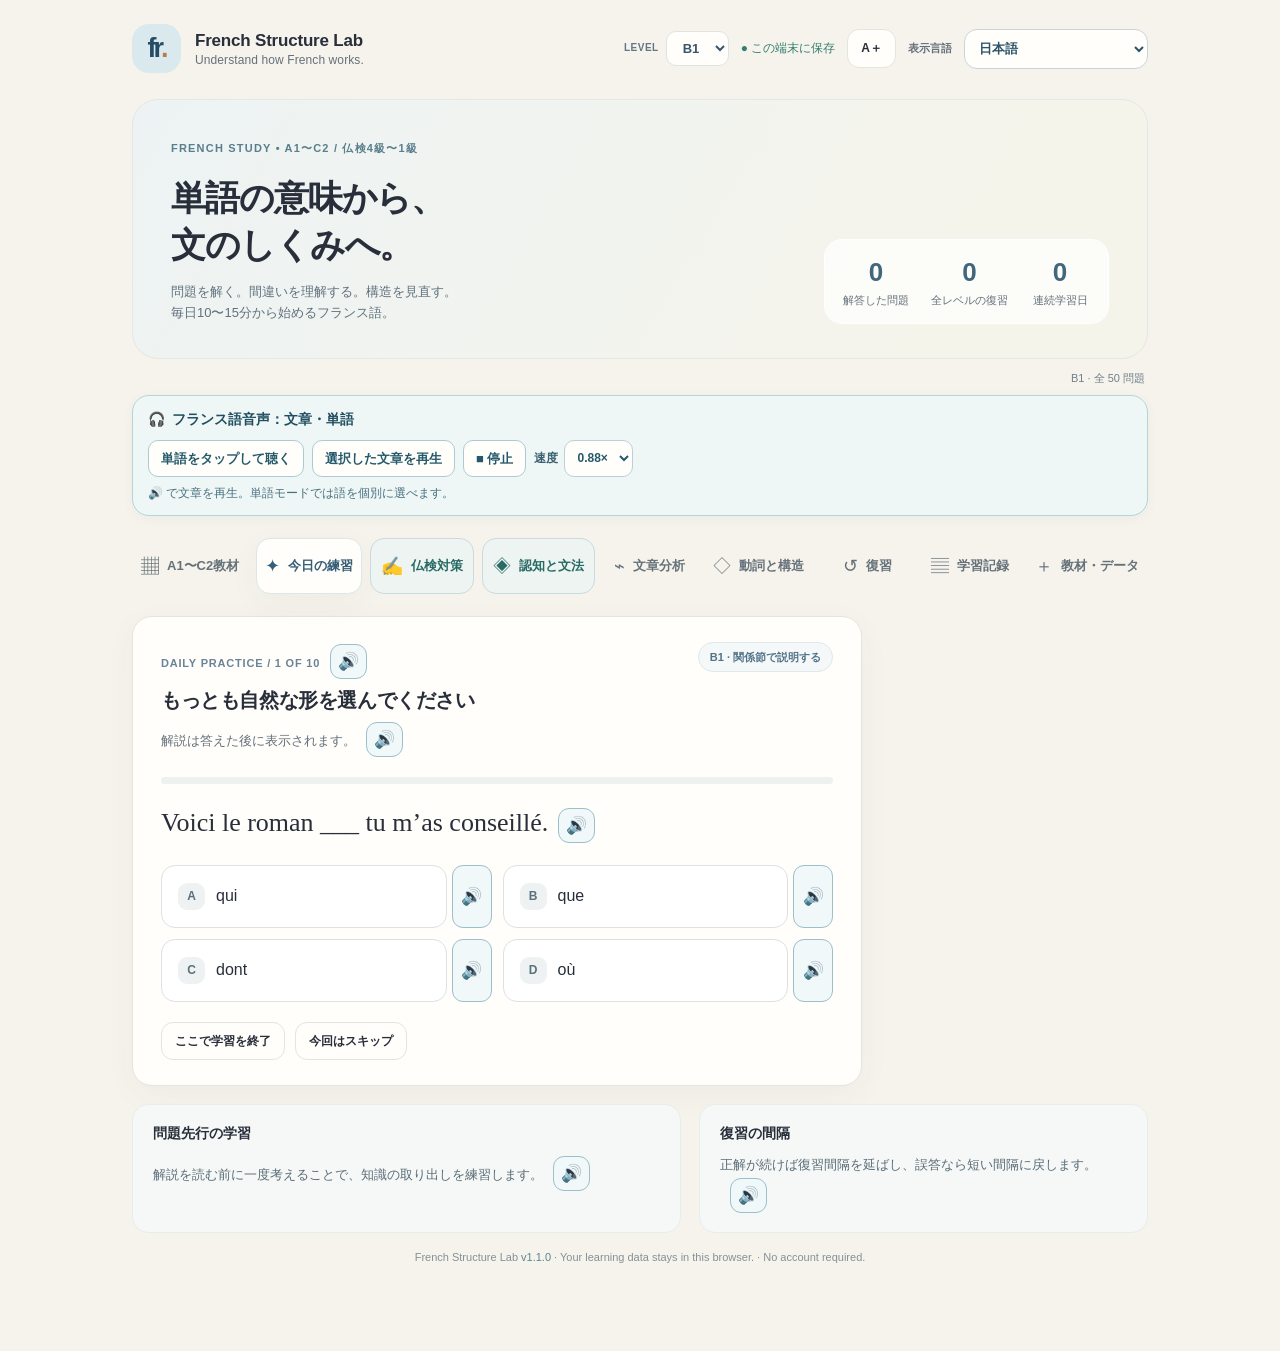
<file: index.html>
<!doctype html>
<html lang="ja">
<head>
  <meta charset="utf-8">
  <meta name="viewport" content="width=device-width, initial-scale=1, viewport-fit=cover">
  <meta name="theme-color" content="#f6f3ec">
  <meta name="apple-mobile-web-app-capable" content="yes">
  <meta name="apple-mobile-web-app-status-bar-style" content="default">
  <meta name="apple-mobile-web-app-title" content="French Lab">
  <meta name="description" content="フランス語の文構造、時制・法、動詞活用、復習を一つの場所で学ぶアプリ">
  <link rel="manifest" href="./manifest.webmanifest">
  <link rel="apple-touch-icon" href="./icon-192.png">
  <link rel="icon" type="image/svg+xml" href="./favicon.svg">
  <link rel="stylesheet" href="./styles.css">
  <title>French Structure Lab</title>
</head>
<body>
  <div class="app-shell">
    <header class="site-header">
      <div class="brand-area">
        <div class="brand-symbol" aria-hidden="true">fr<span>.</span></div>
        <div class="brand-title"><strong>French Structure Lab</strong><span>Understand how French works.</span></div>
      </div>
      <div class="header-actions">
        <label class="header-level" for="levelSelect">LEVEL <select id="levelSelect" aria-label="学習レベル"><option>A1</option><option>A2</option><option selected>B1</option><option>B2</option><option>C1</option><option>C2</option></select></label>
        <span id="savedStatus" class="saved-status" aria-live="polite">● ローカル保存</span>
        <button id="fontSizeButton" class="language-btn" type="button" aria-label="文字サイズ切替" aria-pressed="false">A＋</button>
        <label class="fsl-mode-label" for="languageSelect">表示言語</label><select id="languageSelect" class="fsl-mode-select" aria-label="日本語 / English / Français"><option value="ja">日本語</option><option value="en">English</option><option value="fr">Français + · immersion</option></select>
      </div>
    </header>

    <section class="hero" aria-label="Study dashboard">
      <div class="hero-copy">
        <span id="heroEyebrow" class="eyebrow">FRENCH STUDY • A1〜C2 / 仏検4級〜1級</span>
        <h1 id="heroTitle">単語の意味から、<br>文のしくみへ。</h1>
        <p id="heroDescription">問題を解く。間違いを理解する。構造を見直す。<br class="wide-only">毎日10〜15分から始めるフランス語。</p>
      </div>
      <div class="hero-numbers" aria-label="Study progress">
        <div><strong id="statAnswered">0</strong><span id="statAnsweredLabel">解答した問題</span></div>
        <div><strong id="statDue">0</strong><span id="statDueLabel">今日の復習</span></div>
        <div><strong id="statStreak">0</strong><span id="statStreakLabel">連続学習日</span></div>
      </div>
    </section>

    <div class="quick-info" id="quickInfo" aria-live="polite">B1</div>
    <section id="immersionPanel" class="fsl-depth-toolbar" hidden aria-label="Réglage de la difficulté en immersion"><label for="immersionPanelSelect">Immersion · niveau des explications</label><select id="immersionPanelSelect" aria-label="Difficulté des explications en français"><option value="support">Plus guidé · −1</option><option value="balanced">Au niveau du cours</option><option value="stretch">Un peu plus loin · +1</option><option value="auto">Selon les réponses</option></select><div class="fsl-depth-status" data-immersion-status></div><small data-immersion-proof></small></section>
    <nav class="main-nav" aria-label="Main navigation" id="nav">
      <button class="nav-tab" data-view="courses"><span class="tab-icon">▦</span><span data-ja="A1〜C2教材" data-en="Courses">A1〜C2教材</span></button>
      <button class="nav-tab active" data-view="today"><span class="tab-icon">✦</span><span data-ja="今日の練習" data-en="Practice">今日の練習</span></button>
      <a class="exam-nav" href="./exam.html"><span class="tab-icon">✍</span><span>仏検対策</span></a>
      <a class="exam-nav" href="./cognition.html"><span class="tab-icon">◈</span><span>認知と文法</span></a>
      <button class="nav-tab" data-view="analysis"><span class="tab-icon">⌁</span><span data-ja="文章分析" data-en="Sentence Lab">文章分析</span></button>
      <button class="nav-tab" data-view="verbs"><span class="tab-icon">◇</span><span data-ja="動詞と構造" data-en="Verb Lab">動詞と構造</span></button>
      <button class="nav-tab" data-view="review"><span class="tab-icon">↺</span><span data-ja="復習" data-en="Review">復習</span></button>
      <button class="nav-tab" data-view="records"><span class="tab-icon">▤</span><span data-ja="学習記録" data-en="Ledger">学習記録</span></button>
      <button class="nav-tab" data-view="library"><span class="tab-icon">＋</span><span data-ja="教材・データ" data-en="Library">教材・データ</span></button>
    </nav>

    <main id="content" tabindex="-1" aria-live="polite"></main>
    <footer class="footer">French Structure Lab <span>v1.1.0</span> · Your learning data stays in this browser. · No account required.</footer>
  </div>
  <div id="toast" class="toast" role="status" aria-live="polite"></div>
  <script src="./language-mode.js" defer></script>
  <script src="./immersion-levels.js" defer></script>
  <script src="./data.js" defer></script>
  <script src="./curriculum.js" defer></script>
  <script src="./course-a1.js" defer></script>
  <script src="./course-a2.js" defer></script>
  <script src="./course-b1.js" defer></script>
  <script src="./course-b2.js" defer></script>
  <script src="./course-c1.js" defer></script>
  <script src="./course-c2.js" defer></script>
  <script src="./course-expansion.js" defer></script>
  <script src="./learning-insights.js" defer></script>
  <script src="./app.js" defer></script>
  <script src="./audio.js" defer></script>
</body>
</html>
</file>
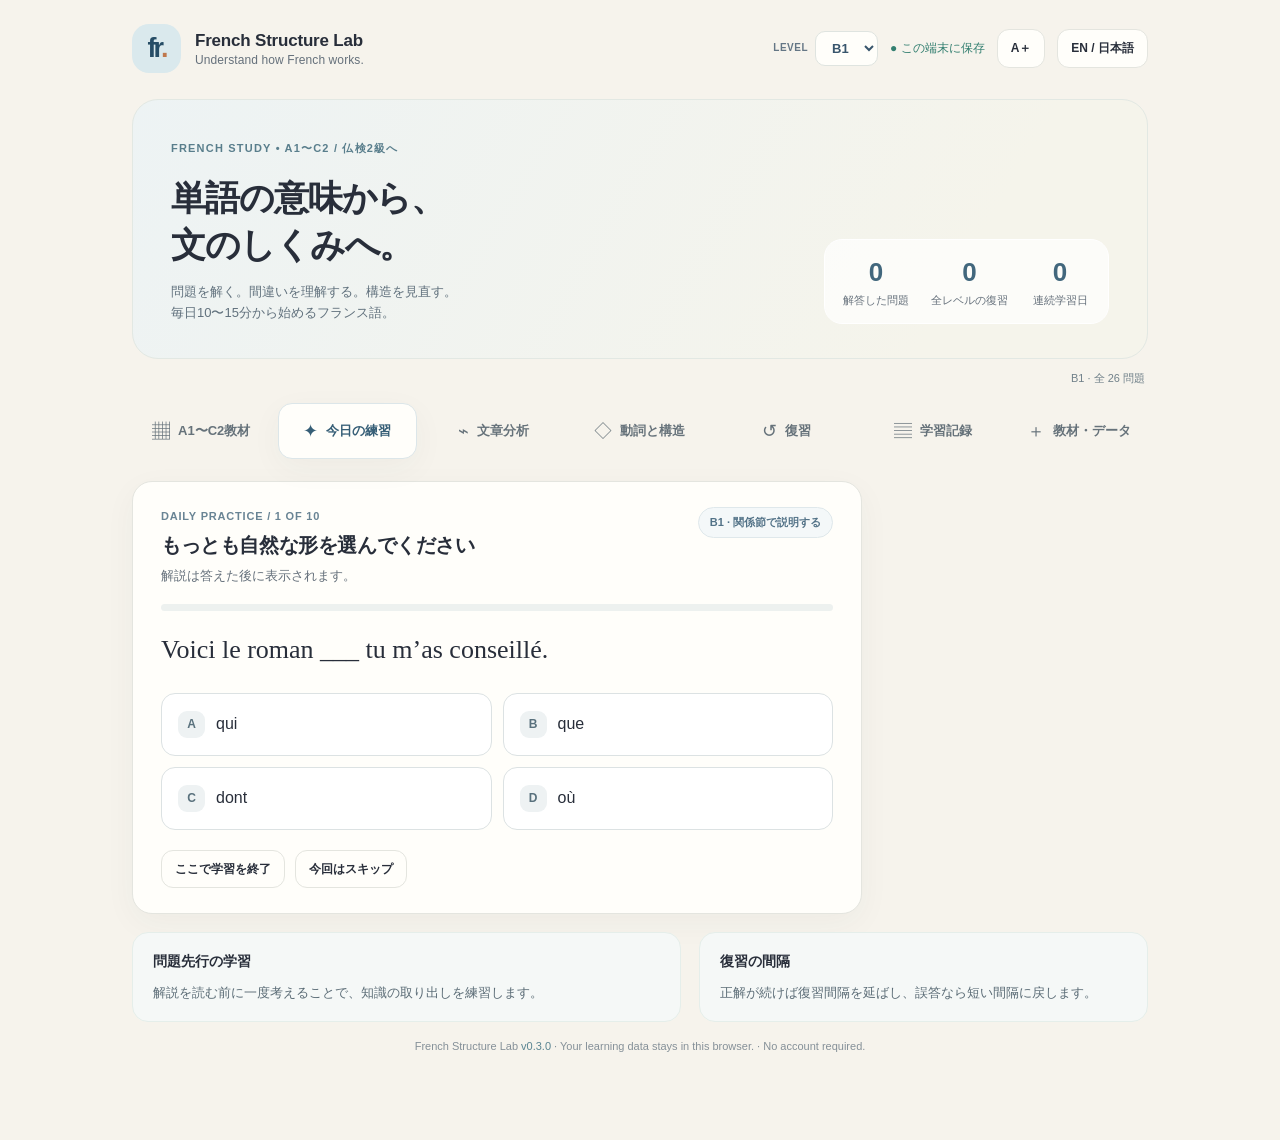
<file: french-structure-lab/index.html>
<!doctype html>
<html lang="ja">
<head>
  <meta charset="utf-8">
  <meta name="viewport" content="width=device-width, initial-scale=1, viewport-fit=cover">
  <meta name="theme-color" content="#f6f3ec">
  <meta name="apple-mobile-web-app-capable" content="yes">
  <meta name="apple-mobile-web-app-status-bar-style" content="default">
  <meta name="apple-mobile-web-app-title" content="French Lab">
  <meta name="description" content="フランス語の文構造、時制・法、動詞活用、復習を一つの場所で学ぶアプリ">
  <link rel="manifest" href="./manifest.webmanifest">
  <link rel="apple-touch-icon" href="./icon-192.png">
  <link rel="icon" type="image/svg+xml" href="./favicon.svg">
  <link rel="stylesheet" href="./styles.css">
  <title>French Structure Lab</title>
</head>
<body>
  <div class="app-shell">
    <header class="site-header">
      <div class="brand-area">
        <div class="brand-symbol" aria-hidden="true">fr<span>.</span></div>
        <div class="brand-title"><strong>French Structure Lab</strong><span>Understand how French works.</span></div>
      </div>
      <div class="header-actions">
        <label class="header-level" for="levelSelect">LEVEL <select id="levelSelect" aria-label="学習レベル"><option>A1</option><option>A2</option><option selected>B1</option><option>B2</option><option>C1</option><option>C2</option></select></label>
        <span id="savedStatus" class="saved-status" aria-live="polite">● ローカル保存</span>
        <button id="fontSizeButton" class="language-btn" type="button" aria-label="文字サイズ切替" aria-pressed="false">A＋</button>
        <button id="languageButton" class="language-btn" type="button" aria-label="Switch explanation language">EN / 日本語</button>
      </div>
    </header>

    <section class="hero" aria-label="Study dashboard">
      <div class="hero-copy">
        <span id="heroEyebrow" class="eyebrow">FRENCH STUDY • A1〜C2 / 仏検2級へ</span>
        <h1 id="heroTitle">単語の意味から、<br>文のしくみへ。</h1>
        <p id="heroDescription">問題を解く。間違いを理解する。構造を見直す。<br class="wide-only">毎日10〜15分から始めるフランス語。</p>
      </div>
      <div class="hero-numbers" aria-label="Study progress">
        <div><strong id="statAnswered">0</strong><span id="statAnsweredLabel">解答した問題</span></div>
        <div><strong id="statDue">0</strong><span id="statDueLabel">今日の復習</span></div>
        <div><strong id="statStreak">0</strong><span id="statStreakLabel">連続学習日</span></div>
      </div>
    </section>

    <div class="quick-info" id="quickInfo" aria-live="polite">B1</div>
    <nav class="main-nav" aria-label="Main navigation" id="nav">
      <button class="nav-tab" data-view="courses"><span class="tab-icon">▦</span><span data-ja="A1〜C2教材" data-en="Courses">A1〜C2教材</span></button>
      <button class="nav-tab active" data-view="today"><span class="tab-icon">✦</span><span data-ja="今日の練習" data-en="Practice">今日の練習</span></button>
      <button class="nav-tab" data-view="analysis"><span class="tab-icon">⌁</span><span data-ja="文章分析" data-en="Sentence Lab">文章分析</span></button>
      <button class="nav-tab" data-view="verbs"><span class="tab-icon">◇</span><span data-ja="動詞と構造" data-en="Verb Lab">動詞と構造</span></button>
      <button class="nav-tab" data-view="review"><span class="tab-icon">↺</span><span data-ja="復習" data-en="Review">復習</span></button>
      <button class="nav-tab" data-view="records"><span class="tab-icon">▤</span><span data-ja="学習記録" data-en="Ledger">学習記録</span></button>
      <button class="nav-tab" data-view="library"><span class="tab-icon">＋</span><span data-ja="教材・データ" data-en="Library">教材・データ</span></button>
    </nav>

    <main id="content" tabindex="-1" aria-live="polite"></main>
    <footer class="footer">French Structure Lab <span>v0.3.0</span> · Your learning data stays in this browser. · No account required.</footer>
  </div>
  <div id="toast" class="toast" role="status" aria-live="polite"></div>
  <script src="./data.js" defer></script>
  <script src="./curriculum.js" defer></script>
  <script src="./learning-insights.js" defer></script>
  <script src="./app.js" defer></script>
</body>
</html>
</file>
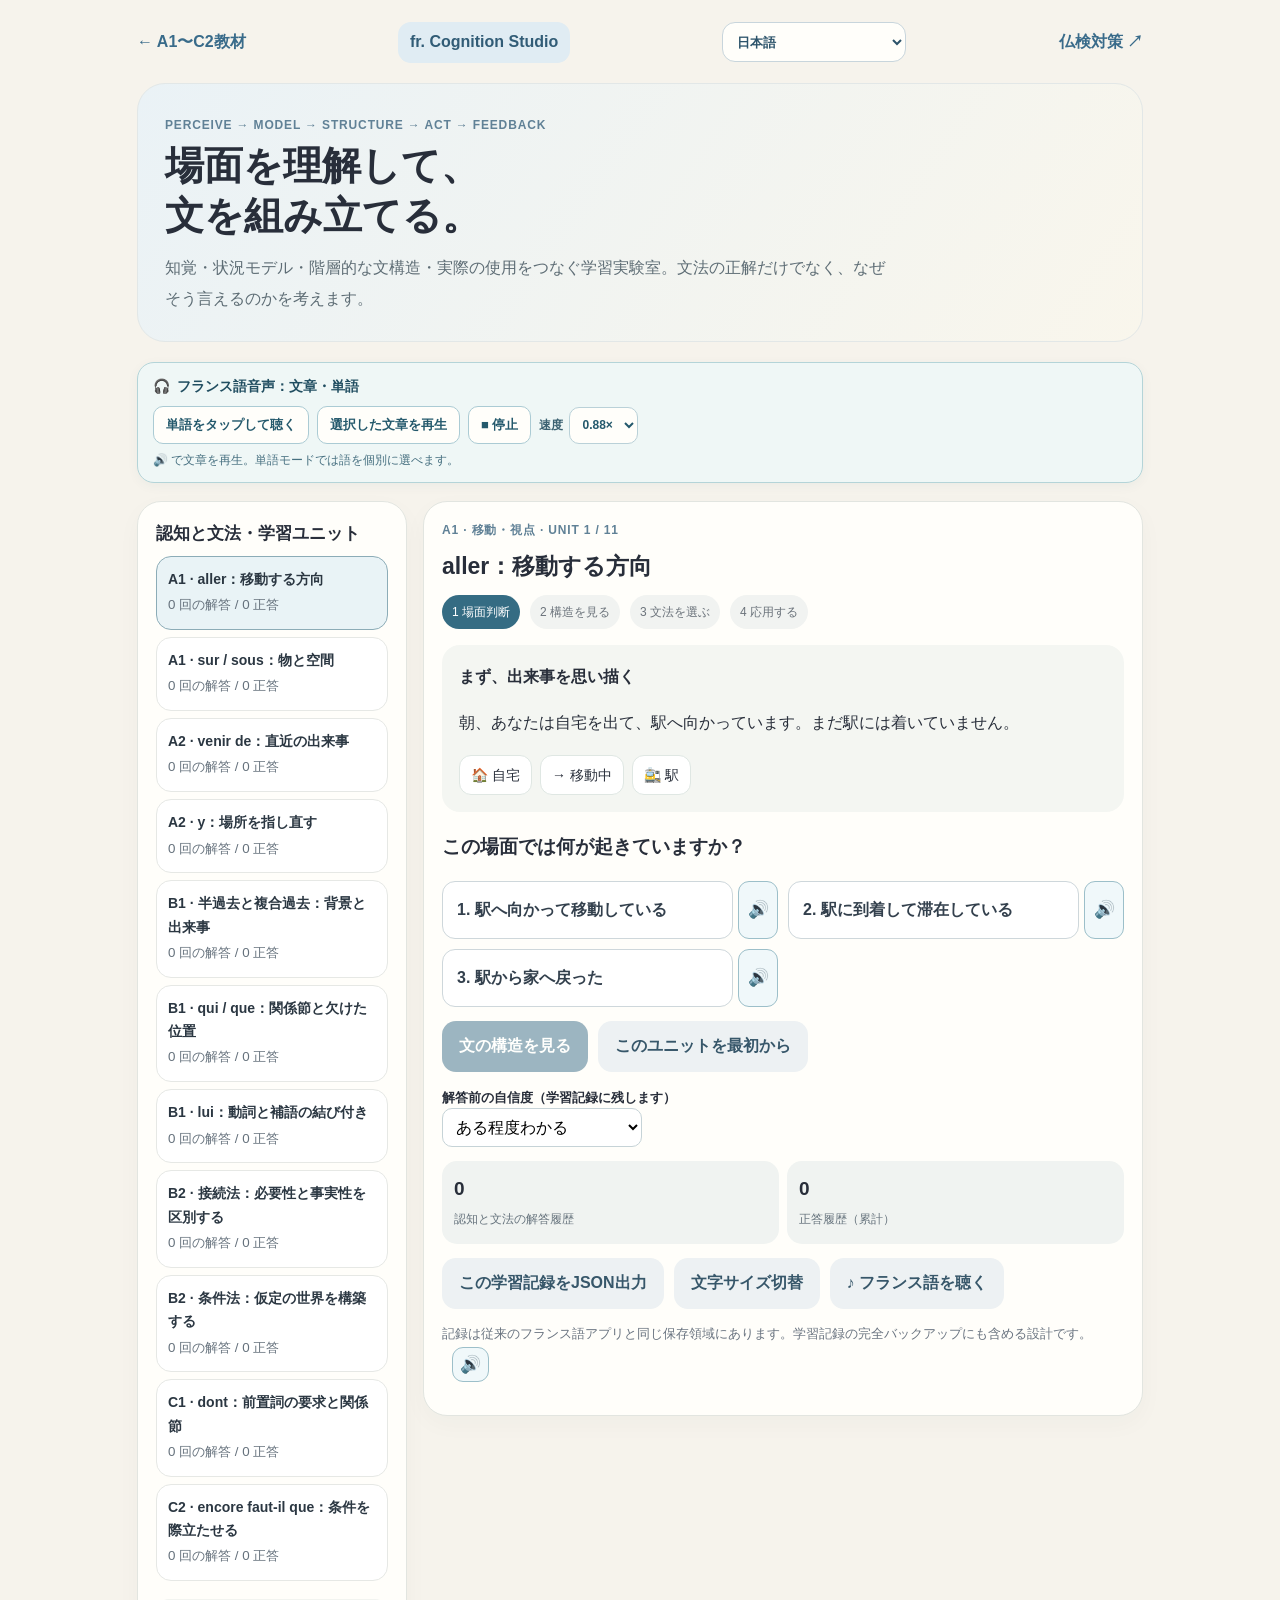
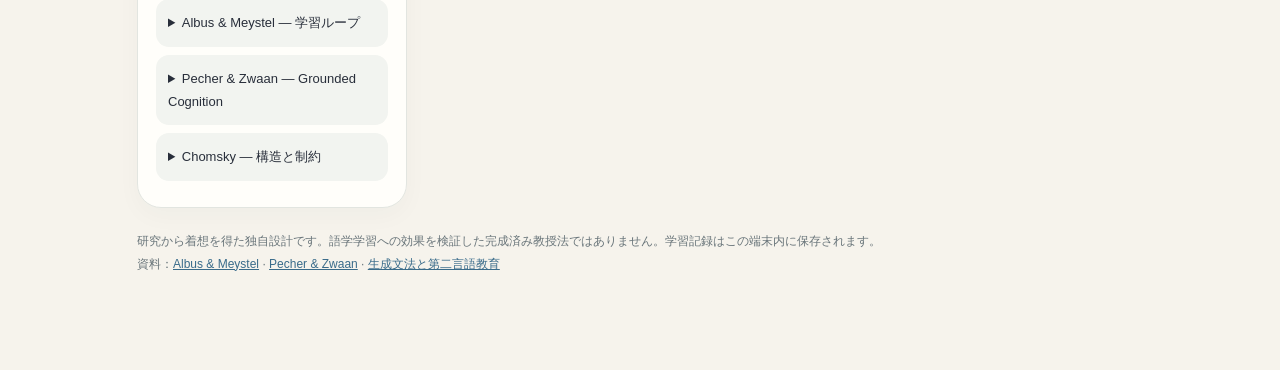
<file: cognition.html>
<!doctype html>
<html lang="ja"><head><meta charset="utf-8"><meta name="viewport" content="width=device-width, initial-scale=1, viewport-fit=cover">
<meta name="theme-color" content="#f6f3ec"><meta name="apple-mobile-web-app-capable" content="yes">
<meta name="apple-mobile-web-app-title" content="French Lab"><title>認知と文法 | French Structure Lab</title>
<link rel="manifest" href="./manifest.webmanifest"><link rel="apple-touch-icon" href="./icon-192.png"><link rel="stylesheet" href="./styles.css">
<style>
.cognition-shell{max-width:1050px;margin:0 auto;padding:22px 22px 95px}.cog-nav,.cog-actions,.cog-choice-grid,.cog-stats,.cog-step-row,.cog-tree-branches{display:flex;gap:10px;flex-wrap:wrap}.cog-nav{align-items:center;justify-content:space-between;margin-bottom:20px}.cog-nav a{color:#396b8a;text-decoration:none;font-weight:750}.cog-mark{border-radius:13px;background:#e0ecf3;color:#315c76;padding:7px 12px;font-weight:800}.cog-hero{background:linear-gradient(125deg,#eaf2f6,#f9f6ec);border:1px solid #e2e7e7;padding:27px;border-radius:28px;margin:12px 0 20px}.cog-hero h1{font-size:clamp(25px,4.5vw,39px);margin:4px 0 12px;line-height:1.28}.cog-hero p{color:#5e6d75;max-width:720px;margin:0;line-height:1.9}.cog-layout{display:grid;grid-template-columns:270px minmax(0,1fr);gap:16px;align-items:start}.cog-panel{background:#fffefa;border:1px solid #e2e5e0;border-radius:24px;padding:18px;box-shadow:0 8px 24px #24313c08}.cog-sidebar{position:sticky;top:12px}.cog-sidebar h2{font-size:17px;margin:0 0 8px}.cog-lesson{display:block;width:100%;text-align:left;border:1px solid #e6e8e5;border-radius:15px;padding:11px;margin:7px 0;background:white;color:#2b3742}.cog-lesson.active{background:#e9f3f6;border-color:#8cacb7}.cog-lesson strong{display:block;font-size:14px}.cog-lesson small{color:#65717c}.cog-stats{margin:14px 0;gap:8px}.cog-stat{background:#f0f3f1;border-radius:15px;padding:12px;flex:1;min-width:110px}.cog-stat b{display:block;font-size:19px}.cog-stat span{font-size:12px;color:#66737d}.cog-step{padding:7px 10px;border-radius:999px;background:#f1f3f1;color:#6b737b;font-size:12px}.cog-step.current{background:#356c83;color:white}.cog-step.done{background:#e4f1e9;color:#356848}.cog-eyebrow{font-size:12px;letter-spacing:.07em;color:#608196;font-weight:760}.cog-title{font-size:23px;margin:10px 0 12px;line-height:1.45}.cog-scene{background:#f4f6f2;padding:17px;border-radius:18px;margin:16px 0;line-height:1.9}.cog-route{display:flex;gap:8px;flex-wrap:wrap;align-items:center;margin-top:14px}.cog-route span{background:white;border:1px solid #dfe7e3;border-radius:12px;padding:6px 11px;font-size:14px}.cog-choice-grid{display:grid;grid-template-columns:repeat(2,minmax(0,1fr));margin:14px 0}.cog-choice{font-weight:620;text-align:left;padding:14px;background:white;border:1px solid #ced7db;border-radius:13px;color:#33404d;min-height:58px}.cog-choice:disabled{opacity:.85;cursor:default}.cog-choice.correct{border-color:#6eab8d;background:#edf8ef}.cog-choice.wrong{border-color:#cf8c87;background:#fff0ef}.cog-feedback{padding:15px;border-radius:17px;background:#e9f2f2;margin:15px 0;line-height:1.85}.cog-feedback.bad{background:#fff2e9}.cog-tree{border:1px solid #bfd2dc;padding:14px;border-radius:19px;background:#f4f8fb;margin:16px 0}.cog-tree-title{text-align:center;font-weight:800;padding:6px}.cog-tree-branches{justify-content:center}.cog-node{flex:1;min-width:150px;background:white;border:1px solid #cddde6;border-radius:13px;padding:12px}.cog-node strong{display:block;color:#3c6985;font-size:13px}.cog-node span{font-size:16px}.cog-nested{margin-top:10px;border-left:3px solid #93aec0;padding:8px 12px;background:#edf3f7;border-radius:8px;font-size:13px}.cog-question{font-size:23px;font-weight:680;line-height:1.65;margin:18px 0}.cog-note{color:#6a7480;font-size:13px;line-height:1.8}.cog-btn{border:none;border-radius:14px;padding:12px 17px;background:#3b6d87;color:white;font-weight:750}.cog-btn.secondary{background:#edf1f3;color:#37576a}.cog-btn:disabled{opacity:.5;cursor:not-allowed}.cog-mini-label{font-size:13px;margin-top:15px;display:block;font-weight:700}.cog-confidence{padding:9px;border-radius:10px;border:1px solid #c6d3d7;background:white;min-width:200px}.cog-footer{color:#69757a;margin-top:22px;font-size:12px;line-height:1.9}.cog-footer a{color:#396b8a}.cog-badge{display:inline-block;background:#e7efeb;padding:5px 10px;border-radius:999px;font-size:12px}.cog-empty{padding:22px;text-align:center;color:#6b737b}.cog-large .cog-choice,.cog-large .cog-scene,.cog-large .cog-node,.cog-large .cog-feedback{font-size:19px}.cog-large .cog-question{font-size:29px}.cog-principles{margin-top:18px;font-size:13px;line-height:1.8}.cog-principles details{background:#f2f4f0;border-radius:13px;padding:12px;margin:8px 0}@media(max-width:760px){.cog-layout{grid-template-columns:1fr}.cog-sidebar{position:static}.cog-lesson-grid{display:grid;grid-template-columns:repeat(2,minmax(0,1fr));gap:6px}.cog-lesson{margin:2px 0}.cognition-shell{padding:14px 12px 90px}.cog-panel{padding:15px}.cog-hero{padding:18px}.cog-choice-grid{grid-template-columns:1fr}.cog-title{font-size:20px}.cog-question{font-size:21px}}@media(max-width:380px){.cog-lesson-grid{grid-template-columns:1fr}}
</style></head><body><div class="cognition-shell"><nav class="cog-nav"><a id="cogHome" href="./index.html">← A1〜C2教材</a><span class="cog-mark">fr. Cognition Studio</span><select id="cogLang" class="fsl-mode-select" aria-label="日本語 / English / Français"><option value="ja">日本語</option><option value="en">English</option><option value="fr">Français + · immersion</option></select><a id="cogExam" href="./exam.html">仏検対策 ↗</a></nav>
<section class="cog-hero"><span class="cog-eyebrow">PERCEIVE → MODEL → STRUCTURE → ACT → FEEDBACK</span><h1 id="cogHero">場面を理解して、<br>文を組み立てる。</h1><p id="cogIntro">知覚・状況モデル・階層的な文構造・実際の使用をつなぐ学習実験室。文法の正解だけでなく、なぜそう言えるのかを考えます。</p></section>
<section id="cogImmersionPanel" class="fsl-depth-toolbar" hidden aria-label="Réglage de la difficulté en immersion"><label for="cogImmersionPanelSelect">Immersion · niveau des explications</label><select id="cogImmersionPanelSelect" aria-label="Difficulté des explications en français"><option value="support">Plus guidé · −1</option><option value="balanced">Au niveau du cours</option><option value="stretch">Un peu plus loin · +1</option><option value="auto">Selon les réponses</option></select><div class="fsl-depth-status" data-immersion-status></div><small data-immersion-proof></small></section><div class="cog-layout"><aside class="cog-panel cog-sidebar"><h2 id="cogSidebar">認知と文法・学習ユニット</h2><div id="lessonList" class="cog-lesson-grid"></div><div class="cog-principles">
<details><summary id="cogP1">Albus &amp; Meystel — 学習ループ</summary><p id="cogP1Body">感覚入力を読み取り、世界のモデルを作り、重要な情報を判断し、行動を選び、結果で更新するモデルを教材設計に応用します。人間の脳の処理を忠実に再現するものではありません。</p></details>
<details><summary id="cogP2">Pecher &amp; Zwaan — Grounded Cognition</summary><p id="cogP2Body">意味を感覚・身体・状況・社会的な文脈に結び付けて考える研究を、場面推定と視点変更の課題に応用します。すべての概念が身体感覚だけで理解できるという立場は取りません。</p></details>
<details><summary id="cogP3">Chomsky — 構造と制約</summary><p id="cogP3Body">文を主語句・述部・補文などの階層として示し、代名詞や関係節の依存関係を確かめます。これは生成文法から着想を得た教材で、生成文法全体や生得説を証明するものではありません。</p></details></div></aside>
<main class="cog-panel" id="cogMain" aria-live="polite"></main></div>
<footer class="cog-footer"><span id="cogFooterText">研究から着想を得た独自設計です。語学学習への効果を検証した完成済み教授法ではありません。学習記録はこの端末内に保存されます。</span><br>
資料：<a href="https://www.nist.gov/publications/engineering-mind-introduction-science-intelligent-systems" target="_blank" rel="noopener">Albus &amp; Meystel</a> ·
<a href="https://www.cambridge.org/core/books/grounding-cognition/E322E21124B7DEB879293E6F64DEC70B" target="_blank" rel="noopener">Pecher &amp; Zwaan</a> ·
<a href="https://www.cambridge.org/core/services/aop-cambridge-core/content/view/EB424744392C0A6BBF40671EAF3527FD/9781139524605c2_p25-48_CBO.pdf/universal_grammar_and_the_learning_and_teaching_of_second_languages.pdf" target="_blank" rel="noopener">生成文法と第二言語教育</a>
</footer></div><script src="./language-mode.js"></script><script src="./cognition-language.js"></script><script src="./immersion-levels.js"></script><script id="lessonData" type="application/json">[{"id":"a1-aller","level":"A1","title":"aller：移動する方向","focus":"移動・視点","scene":"朝、あなたは自宅を出て、駅へ向かっています。まだ駅には着いていません。","sceneEn":"You leave home and are heading toward the station. You have not arrived.","route":["🏠 自宅","→ 移動中","🚉 駅"],"world":["駅へ向かって移動している","駅に到着して滞在している","駅から家へ戻った"],"worldCorrect":0,"worldWhy":"出発地・移動方向・到着の有無を区別します。aller はある地点へ向かう運動を表し、位置にいることとは異なります。","subject":"Je","verb":"vais à la gare","inner":"[動詞 vais] ＋ [方向を示す前置詞句 à la gare]","rule":"主語 je と動詞 aller の現在形 vais が対応します。文は単語を順に並べるだけでなく、主語句と述部で構成されます。","test":"Je ___ à la gare.","options":["vais","va","allons","vont"],"answer":0,"testWhy":"je の現在形は vais。va は il/elle、allons は nous、vont は ils/elles に対応します。","transfer":"今度は友人と一緒に駅へ向かいます。","transferQ":"Nous ___ à la gare.","transferOptions":["vais","allez","allons","vont"],"transferAnswer":2,"transferWhy":"状況の方向は同じでも、主語を nous に変えると動詞は allons に変わります。"},{"id":"a1-sur","level":"A1","title":"sur / sous：物と空間","focus":"空間の関係","scene":"本は机の上に置いてあります。机の中や下にはありません。","sceneEn":"A book lies on top of a table, not below or inside it.","route":["📗 本","⬇ 接触","🪑 机の上面"],"world":["本は机の上にある","本は机の下にある","本は机の内部にある"],"worldCorrect":0,"worldWhy":"位置関係を頭の中で作ってから前置詞を選びます。視覚的な配置を使いますが、実際に身体を動かすことを必須にはしません。","subject":"Le livre","verb":"est sur la table","inner":"[être] ＋ [位置を示す前置詞句 sur la table]","rule":"sur はこの文で「上に」を表す前置詞です。前置詞句全体が位置の情報を担います。","test":"Le livre est ___ la table.","options":["sous","sur","dans","de"],"answer":1,"testWhy":"机の上面に置かれているので sur。sous は下、dans は内部を表します。","transfer":"今度は猫が椅子の下にいます。","transferQ":"Le chat est ___ la chaise.","transferOptions":["sur","vers","sous","chez"],"transferAnswer":2,"transferWhy":"空間関係が「下」に変わるので sous を使います。"},{"id":"a2-venir-de","level":"A2","title":"venir de：直近の出来事","focus":"時間・視点","scene":"マリーは数秒前にドアを閉めたところです。今はもう閉まっています。","sceneEn":"Marie closed the door a few seconds ago. It is now closed.","route":["🚪 開いていた","→ 閉めた","● 今"],"world":["今まさに閉め終えた","明日ドアを閉めるつもり","毎日ドアを閉めている"],"worldCorrect":0,"worldWhy":"行為の時間的位置を、過去の一点と現在の関係から把握します。venir de + 不定詞 は「〜したところ」を表します。","subject":"Marie","verb":"vient de fermer la porte","inner":"[vient de] ＋ [不定詞 fermer] ＋ [目的語 la porte]","rule":"venir de は直近の過去を表す構文です。この用法は「どこかから来る」という空間移動の意味ではありません。","test":"Marie ___ de fermer la porte.","options":["va","vient","veut","est"],"answer":1,"testWhy":"venir de + 不定詞 の venir は主語 Marie に合わせて vient となります。","transfer":"自分たちが、ちょうど作業を終えたと伝えます。","transferQ":"Nous ___ de terminer.","transferOptions":["venons","allons","sommes","voulons"],"transferAnswer":0,"transferWhy":"主語 nous なので venons de + 不定詞 を使います。"},{"id":"a2-y","level":"A2","title":"y：場所を指し直す","focus":"参照・場所","scene":"以前行ったパリへ、明日もう一度行く予定です。会話ではすでに「パリ」という場所が共有されています。","sceneEn":"You plan to return to Paris tomorrow. Both speakers already know the place being discussed.","route":["🧑 話し手","→ 明日","🇫🇷 Paris"],"world":["すでに話題になった場所を再び指す","人に手紙を渡す","一部の数量を取り出す"],"worldCorrect":0,"worldWhy":"y の参照先は前に出てきた場所 à Paris です。参照する対象を頭の中で保持します。","subject":"J’","verb":"y retourne demain","inner":"[場所代名詞 y] ＋ [動詞 retourne]","rule":"y は多くの場合 à + 場所などを受けます。ここでは Je retourne à Paris → J’y retourne と言い換えます。","test":"Je retourne à Paris. J’___ retourne demain.","options":["en","y","le","lui"],"answer":1,"testWhy":"à Paris を受ける場所代名詞は y。en は一般に de + 名詞句や数量などを受け、lui は間接目的語の人を受けます。","transfer":"今度はリヨンへ行く話です。","transferQ":"Nous allons à Lyon. Nous ___ allons demain.","transferOptions":["les","lui","en","y"],"transferAnswer":3,"transferWhy":"à Lyon を受ける y は活用動詞 allons の前に置かれます。"},{"id":"b1-aspect","level":"B1","title":"半過去と複合過去：背景と出来事","focus":"時間の構造","scene":"あなたが部屋に入った、その瞬間にも彼女はずっと読書していました。","sceneEn":"She was already reading when you entered the room.","route":["📖 読書が続く","● 入室","📖 読書が続く"],"world":["読書中に入室という出来事が起きた","入室のあとで読書を始めた","読書と入室がどちらも明日の予定だ"],"worldCorrect":0,"worldWhy":"時間軸に「継続していた背景」と「一点の出来事」を同時に置きます。","subject":"Quand je suis entré","verb":"elle lisait","inner":"[従属節：入室した出来事] ＋ [主節：進行中の背景]","rule":"ここでは入室を複合過去 suis entré、すでに進んでいた読書を半過去 lisait で表します。ただし時制選択は文脈と視点に依存します。","test":"Quand je suis entré, elle ___ son livre.","options":["lira","lisait","lit","aura lu"],"answer":1,"testWhy":"入室時にも読書が続いていたという状況なので、背景を表す半過去 lisait が適切です。","transfer":"読書が続いている間に、電話が一度鳴った場面です。","transferQ":"Elle lisait quand le téléphone ___.","transferOptions":["sonnera","sonnait","a sonné","sonne"],"transferAnswer":2,"transferWhy":"継続的な背景 lisait の途中で一度鳴った出来事を複合過去 a sonné で表します。"},{"id":"b1-relative","level":"B1","title":"qui / que：関係節と欠けた位置","focus":"階層・統語","scene":"あなたが面白いと思った小説は、友人があなたに薦めてくれた本です。","sceneEn":"The interesting novel is the one your friend recommended to you.","route":["📕 le roman","↙ 何を薦めた？","👤 tu m’as conseillé __"],"world":["薦めた対象が小説である","小説が誰かを推薦した","小説が場所を表す"],"worldCorrect":0,"worldWhy":"主節の主語である小説が、関係節の中では conseiller の直接目的語に当たることを区別します。","subject":"Le roman que tu m’as conseillé","verb":"est passionnant","inner":"[名詞句 le roman [関係節 que tu m’as conseillé __]] ＋ [述部 est passionnant]","rule":"関係節の内部には「何を薦めたのか」という直接目的語の位置があります。主語に相当する qui と、直接目的語に相当する que を構造で区別します。","test":"Le roman ___ tu m’as conseillé est passionnant.","options":["dont","qui","que","où"],"answer":2,"testWhy":"tu が薦めた対象を指す直接目的語なので que。qui はこの文の関係節主語には対応しません。","transfer":"今度は人物が自分で話している場面です。","transferQ":"La personne ___ parle est ma sœur.","transferOptions":["qui","que","dont","où"],"transferAnswer":0,"transferWhy":"関係節内で話す人が主語なので qui を使います。"},{"id":"b1-lui","level":"B1","title":"lui：動詞と補語の結び付き","focus":"代名詞の統語","scene":"あなたは昨日ポールに話しかけたかったが、実際にはまだ彼に話していません。","sceneEn":"You still have not spoken to Paul, though you wanted to.","route":["🧑 私","parler à","👤 Paul"],"world":["話す相手を間接目的語で示す","本を直接目的語で示す","場所を y で示す"],"worldCorrect":0,"worldWhy":"parler à Paul の à Paul は「誰に」に当たる補語です。人の間接目的語をどこで受けるか追います。","subject":"Je","verb":"ne lui ai pas encore parlé","inner":"[ne] [間接目的語 lui] [助動詞 ai] [pas encore] [過去分詞 parlé]","rule":"複合過去で間接目的語代名詞 lui は助動詞の前に置かれます。否定 ne...pas はここでは活用した助動詞を挟みます。","test":"Je ne ___ ai pas encore parlé.","options":["le","lui","y","en"],"answer":1,"testWhy":"parler à Paul → lui parler。直接目的語 le ではなく間接目的語 lui を使います。","transfer":"今度はポールに昨日手紙を書いたことを伝えます。","transferQ":"Je ___ ai écrit hier.","transferOptions":["en","le","lui","y"],"transferAnswer":2,"transferWhy":"écrire à Paul → lui écrire。書いた対象が手紙、相手がポールです。"},{"id":"b2-subj","level":"B2","title":"接続法：必要性と事実性を区別する","focus":"法・話者の態度","scene":"友人に『明日は必ず来てほしい』と伝えています。単なる予定の説明ではありません。","sceneEn":"You are expressing a requirement that your friend come tomorrow, not simply describing a scheduled fact.","route":["🎯 必要性","→ 主節","来ることを求める"],"world":["来ることを必要条件として求める","来たという事実だけを報告する","過去の反復行為を述べる"],"worldCorrect":0,"worldWhy":"話者の必要性・要求という態度を、従属節の出来事の実現状況と区別します。","subject":"Il","verb":"faut que tu viennes demain","inner":"[主節 Il faut] ＋ [補文 que [tu viennes demain]]","rule":"非人称表現 il faut que の後は通常、接続法です。Chomsky的な構造表示では主節と補文を分けて扱いますが、教育上の分類であり理論の直接証明ではありません。","test":"Il faut que tu ___ demain.","options":["viendras","viens","viennes","viendrais"],"answer":2,"testWhy":"il faut que の補文には venir の接続法現在 viennes を使います。","transfer":"今度は『彼は疲れているのに働き続ける』という譲歩です。","transferQ":"Bien qu’il ___ fatigué, il continue.","transferOptions":["est","soit","sera","serait"],"transferAnswer":1,"transferWhy":"bien que は通常接続法を導き、être の接続法現在は soit です。"},{"id":"b2-conditional","level":"B2","title":"条件法：仮定の世界を構築する","focus":"可能世界・時制","scene":"今は忙しくて旅行に行けません。もし時間があれば出発するのに、と想像します。","sceneEn":"You are busy now and cannot travel, but imagine having enough time.","route":["現実：忙しい","⇢ 仮定世界","旅行に出発"],"world":["現在の事実と異なる状況を仮定する","確実な明日の予定を述べる","昨日実際に出発したと報告する"],"worldCorrect":0,"worldWhy":"現実と仮定の二つの状況モデルを区別します。状況モデルの違いが時制・法の選択に関係します。","subject":"Si j’avais du temps","verb":"je partirais","inner":"[条件節 si ＋ 半過去 avais] ＋ [帰結節 条件法現在 partirais]","rule":"現在の反事実的仮定では、典型的に si + 半過去、帰結節に条件法現在を使います。","test":"Si j’avais du temps, je ___.","options":["partirai","partais","partirais","suis parti"],"answer":2,"testWhy":"現在の非現実的な仮定の帰結なので partirais が適切です。partirai は単純未来です。","transfer":"今、私たちにもっと時間があれば美術館へ行けると想像します。","transferQ":"Si nous avions plus de temps, nous ___ au musée.","transferOptions":["irons","allons","allions","irions"],"transferAnswer":3,"transferWhy":"仮定節 avions（半過去）に対応し、帰結に aller の条件法現在 irions を使います。"},{"id":"c1-dont","level":"C1","title":"dont：前置詞の要求と関係節","focus":"統語依存","scene":"あなたが話題にしているプロジェクトについて、計画がとても野心的だと伝えます。","sceneEn":"You describe the project you are talking about as ambitious.","route":["📁 le projet","parler de __","💬 話題"],"world":["parler de の de に対応する対象を関係化する","誰が話すかを関係化する","場所を関係化する"],"worldCorrect":0,"worldWhy":"動詞 parler がここでは de を要求することを把握し、その依存関係を保ちます。","subject":"Le projet dont je parle","verb":"est ambitieux","inner":"[名詞句 le projet [関係節 dont je parle __]] ＋ [述部 est ambitieux]","rule":"parler de ce projet の de ce projet を関係化すると dont を使えます。語順だけでなく、動詞と補語の関係が手掛かりです。","test":"Le projet ___ je parle est ambitieux.","options":["que","dont","qui","où"],"answer":1,"testWhy":"parler de → dont。que は直接目的語であり、ここで要求される de を表せません。","transfer":"ある女性が忘れられない決定について語ります。","transferQ":"La décision ___ elle se souvient a changé sa vie.","transferOptions":["dont","où","qui","que"],"transferAnswer":0,"transferWhy":"se souvenir de cette décision → dont elle se souvient。de に対応する関係代名詞が必要です。"},{"id":"c2-encore","level":"C2","title":"encore faut-il que：条件を際立たせる","focus":"論証・補文構造","scene":"研究の結果は期待できそうですが、方法が信頼できなければ結論は出せません。","sceneEn":"Research results look promising, but a reliable method is still required.","route":["📈 有望な結果","＋ 必要条件","🔬 方法の信頼性"],"world":["主張に不可欠な条件を追加する","結論が無条件に確実だと断定する","過去の事実だけを列挙する"],"worldCorrect":0,"worldWhy":"言語表現を、議論上の『必要条件の提示』という役割に結び付けます。","subject":"Encore faut-il","verb":"que la méthode soit fiable","inner":"[主節：倒置された encore faut-il] ＋ [補文 que la méthode soit fiable]","rule":"encore faut-il que は『さらに〜であることが必要だ』と条件を付ける表現です。補文には通常接続法を用います。","test":"Encore faut-il que la méthode ___ fiable.","options":["est","sera","soit","serait"],"answer":2,"testWhy":"faut-il que に続く補文は接続法で、être の接続法現在は soit です。","transfer":"今度は、結果が再現可能であることが必要条件です。","transferQ":"Encore faut-il que les résultats ___ reproductibles.","transferOptions":["sont","soient","seront","seraient"],"transferAnswer":1,"transferWhy":"補文の主語 les résultats は複数なので、接続法現在 soient を使います。"}]</script><script>
"use strict";
(function(){
var KEY="french-structure-lab:v1:";
var mode=FSL_LANG.get();
function immersionHistory(level){return log.filter(function(x){return x.level===level})}
function sceneFor(l){return mode==="fr"?FSL_IMMERSION.scene(l.id,loc(l,"scene"),l.level,immersionHistory(l.level)):loc(l,"scene")}
function cognitiveHint(l){return FSL_IMMERSION.hint(l.focus,l.level,immersionHistory(l.level))}
function tr(ja,en,fr){return FSL_LANG.t(ja,en,fr,mode)}
function loc(l,key){return FSL_COG_LANG.loc(l,key,mode)}
function help(l,key){return mode==="fr"?FSL_LANG.support(l[key],FSL_COG_LANG.loc(l,key,"en")):""}
function staticText(id,ja,en,fr,html){var el=document.getElementById(id);if(!el)return;if(html)el.innerHTML=tr(ja,en,fr);else el.textContent=tr(ja,en,fr)}
function renderStatic(){
FSL_LANG.applySelect("cogLang");
staticText("cogHome","← A1〜C2教材","← A1–C2 courses","← Parcours A1–C2");
staticText("cogExam","仏検対策 ↗","Futsuken practice ↗","Préparation au DAPF ↗");
staticText("cogHero","場面を理解して、<br>文を組み立てる。","Understand the scene.<br>Build the sentence.","Comprendre la scène.<br>Construire la phrase.",true);
staticText("cogIntro","知覚・状況モデル・階層的な文構造・実際の使用をつなぐ学習実験室。文法の正解だけでなく、なぜそう言えるのかを考えます。","Connect perception, mental models, sentence structure, and actual use. Learn not just what is correct, but why.","Relier la perception, les modèles de situation, la structure des phrases et leur usage. Comprendre non seulement la réponse, mais aussi pourquoi.");
staticText("cogSidebar","認知と文法・学習ユニット","Cognition and grammar units","Unités : cognition et grammaire");
var p=[
["cogP1","Albus & Meystel — 学習ループ","Albus & Meystel — Learning loop","Albus & Meystel — Boucle d’apprentissage"],
["cogP2","Pecher & Zwaan — Grounded Cognition","Pecher & Zwaan — Grounded cognition","Pecher & Zwaan — Cognition ancrée"],
["cogP3","Chomsky — 構造と制約","Chomsky — Structure and constraints","Chomsky — Structure et contraintes"],
["cogP1Body","感覚入力を読み取り、世界のモデルを作り、重要な情報を判断し、行動を選び、結果で更新するモデルを教材設計に応用します。人間の脳の処理を忠実に再現するものではありません。","The lessons draw on a perception–world-model–action–feedback loop. This is not a claim to reproduce actual brain processes.","Les activités s’inspirent d’une boucle perception–modèle du monde–action–retour. Elles ne reproduisent pas le cerveau humain."],
["cogP2Body","意味を感覚・身体・状況・社会的な文脈に結び付けて考える研究を、場面推定と視点変更の課題に応用します。すべての概念が身体感覚だけで理解できるという立場は取りません。","Connect meaning to perception, action, and context. Practice with imagined situations and changing viewpoints; not all meanings reduce to bodily sensations.","Relier le sens à la perception, à l’action et au contexte. Imaginer des scènes et changer de point de vue sans réduire tous les concepts au corps."],
["cogP3Body","文を主語句・述部・補文などの階層として示し、代名詞や関係節の依存関係を確かめます。これは生成文法から着想を得た教材で、生成文法全体や生得説を証明するものではありません。","Simplified phrase and clause diagrams reveal dependencies in pronouns and relative clauses. They do not prove a particular generative theory.","Les schémas simplifiés montrent les relations entre groupes et propositions, notamment avec les pronoms. Ils ne prouvent pas une théorie de la grammaire générative."]
];
p.forEach(x=>staticText.apply(null,x));
staticText("cogFooterText","研究から着想を得た独自設計です。語学学習への効果を検証した完成済み教授法ではありません。学習記録はこの端末内に保存されます。","This research-inspired design is not an experimentally validated teaching method. Records stay on this device.","Cette conception inspirée par la recherche n’est pas une méthode pédagogique validée expérimentalement. Les données restent sur cet appareil.");
document.documentElement.lang=mode;
FSL_IMMERSION.applyToolbar("cogImmersionPanel",current().level,immersionHistory(current().level),mode);
}
var lessons=JSON.parse(document.getElementById("lessonData").textContent);
var byId={};lessons.forEach(function(x){byId[x.id]=x});
function read(k,f){try{var v=localStorage.getItem(KEY+k);return v?JSON.parse(v):f}catch(e){return f}}
function save(k,v){try{localStorage.setItem(KEY+k,JSON.stringify(v));return true}catch(e){return false}}
function e(s){return String(s==null?"":s).replace(/[&<>"']/g,function(c){return {"&":"&amp;","<":"&lt;",">":"&gt;",'"':"&quot;","'":"&#39;"}[c]})}
var log=read("cognitionAttempts",[]);if(!Array.isArray(log))log=[];
var active=read("cognitionActive",null);
if(!active||!byId[active.id]||active.step<0||active.step>4){active={id:lessons[0].id,step:0,selected:null,confidence:"medium"}}
var main=document.getElementById("cogMain");
function current(){return byId[active.id]}
function persist(){save("cognitionActive",active)}
function eventsFor(id){return log.filter(function(x){return x.id===id})}
function renderList(){var html="";lessons.forEach(function(l){var a=eventsFor(l.id),pass=a.filter(function(x){return x.correct}).length;html+='<button type="button" class="cog-lesson'+(active.id===l.id?' active':'')+'" data-lesson="'+e(l.id)+'"><strong>'+e(l.level)+' · '+e(loc(l,'title'))+'</strong><small>'+a.length+' 回の解答 / '+pass+' 正答</small></button>'});document.getElementById("lessonList").innerHTML=FSL_COG_LANG.localizeHtml(html,mode)}
function choices(options,correct){var out='<div class="cog-choice-grid">';options.forEach(function(s,i){var chosen=active.selected===i;var cls=active.selected===null?"":i===correct?" correct":chosen?" wrong":"";out+='<button type="button" data-choice="'+i+'" class="cog-choice'+cls+'" '+(active.selected!==null?"disabled":"")+'> '+(i+1)+'. '+e(s)+'</button>'});return out+'</div>'}
function steps(){var labels=["場面判断","構造を見る","文法を選ぶ","応用する"];return '<div class="cog-step-row">'+labels.map(function(v,i){return '<span class="cog-step'+(active.step===i?' current':i<active.step?' done':'')+'">'+(i+1)+' '+v+'</span>'}).join("")+'</div>'}
function feedback(correct,why){if(active.selected===null)return "";var ok=active.selected===correct;return '<div role="status" class="cog-feedback'+(ok?'':' bad')+'"><strong>'+(ok?'✓ 状況・構造の判断が合っています':'↺ ここは再確認しましょう')+'</strong><div>'+e(why)+'</div></div>'}
function nextButton(label){return '<div class="cog-actions"><button type="button" class="cog-btn" id="cogNext" '+(active.step!==1&&active.selected===null?"disabled":"")+'>'+e(label)+'</button><button type="button" class="cog-btn secondary" id="cogReset">このユニットを最初から</button></div>'}
function recommendation(){
  var recent=eventsFor(active.id).slice(-3);
  if(recent.some(function(x){return !x.correct||x.confidence==="low"}))return {id:active.id,reason:"このユニットに誤答または低い自信度が記録されました。少し間隔を置いて再挑戦してください。"};
  var unseen=lessons.find(function(x){return eventsFor(x.id).length===0});
  if(unseen)return {id:unseen.id,reason:"まだ学んでいない構造を次に試します。"};
  var oldest=lessons.slice().sort(function(a,b){var ax=eventsFor(a.id).slice(-1)[0],bx=eventsFor(b.id).slice(-1)[0];return String(ax&&ax.at||"").localeCompare(String(bx&&bx.at||""))})[0];
  return {id:oldest.id,reason:"最後の練習から最も時間が経ったユニットを復習します。"};
}
function summary(){var a=eventsFor(active.id),latest=a.slice(-3),success=latest.filter(function(x){return x.correct}).length,rec=recommendation();return '<div class="cog-eyebrow">LESSON COMPLETED</div><h2 class="cog-title">状況から文の構造へ</h2><p>このユニットは終了しました。場面判断、文法選択、別場面への応用を記録しました。</p><div class="cog-stats"><div class="cog-stat"><b>'+latest.length+'</b><span>今回の記録件数</span></div><div class="cog-stat"><b>'+success+'</b><span>直近3件の正答</span></div></div><p class="cog-note">単発の正答率は語学能力や理論の正しさの証拠ではありません。誤答・自信度を振り返り、後日異なる場面で再挑戦してください。</p><div class="cog-feedback"><strong>次の学習提案（ルールベース）</strong><p>'+e(rec.reason)+'</p></div><div class="cog-actions"><button type="button" class="cog-btn" data-lesson="'+e(rec.id)+'">推薦された練習へ</button><button type="button" class="cog-btn secondary" id="cogReset">もう一度練習</button><button type="button" class="cog-btn secondary" id="cogDownload">記録JSONを書き出す</button></div>'}
function tree(l){return '<div class="cog-tree"><div class="cog-tree-title">文 (Clause) ─ 意味のあるまとまりで読む</div><div class="cog-tree-branches"><div class="cog-node"><strong>主語句・先行する句</strong><span>'+e(l.subject)+'</span></div><div class="cog-node"><strong>述部・補文</strong><span>'+e(l.verb)+'</span></div></div><div class="cog-nested">'+e(loc(l,'inner'))+'</div></div>'}
function render(){
var l=current();renderList();document.body.classList.toggle("cog-large",read("largeText",false)===true);
var h='<div class="cog-eyebrow">'+e(l.level)+' · '+e(loc(l,'focus'))+' · UNIT '+(lessons.indexOf(l)+1)+' / '+lessons.length+'</div><h2 class="cog-title">'+e(loc(l,'title'))+'</h2>'+steps();
if(active.step===0){h+='<div class="cog-scene"><strong>まず、出来事を思い描く</strong><p>'+e(sceneFor(l))+'</p><div class="cog-route">'+l.route.map(function(p){return '<span>'+e(p)+'</span>'}).join("")+'</div></div>'+(mode==='fr'?FSL_LANG.support(l.scene,l.sceneEn):'')+'<h3>この場面では何が起きていますか？</h3>'+choices(loc(l,'world'),l.worldCorrect)+feedback(l.worldCorrect,loc(l,'worldWhy'))+(active.selected!==null?help(l,'worldWhy'):'')+nextButton("文の構造を見る")}
else if(active.step===1){h+='<p class="cog-note">Chomskyの生成文法に着想を得て、単語の並びではなく句・節の関係を表示します。下の構造は学習用の簡略図です。</p>'+tree(l)+'<div class="cog-feedback"><strong>構造のポイント</strong><p>'+e(loc(l,'rule'))+'</p>'+(mode==='fr'?'<p class="fsl-immersion-level-hint">'+e(cognitiveHint(l).text)+'</p>':'')+'</div>'+nextButton("文法の選択に進む")}
else if(active.step===2){h+='<div class="cog-scene"><strong>意味から形式へ</strong><p>'+e(sceneFor(l))+'</p></div><p class="cog-question">'+e(l.test)+'</p>'+choices(l.options,l.answer)+feedback(l.answer,loc(l,'testWhy'))+(active.selected!==null?help(l,'testWhy'):'')+nextButton("別の場面で使う")}
else if(active.step===3){h+='<div class="cog-scene"><strong>転移・一般化を試す</strong><p>'+e(loc(l,'transfer'))+'</p></div><p class="cog-question">'+e(l.transferQ)+'</p>'+choices(l.transferOptions,l.transferAnswer)+feedback(l.transferAnswer,loc(l,'transferWhy'))+(active.selected!==null?help(l,'transferWhy'):'')+nextButton("学習を記録して終了")}
else h+=summary();
if([0,2,3].includes(active.step)&&active.selected===null)h+='<label class="cog-mini-label" for="confidence">解答前の自信度（学習記録に残します）</label><select id="confidence" class="cog-confidence"><option value="low">まだ曖昧</option><option value="medium">ある程度わかる</option><option value="high">自信あり</option></select>';
var total=log.length,right=log.filter(function(x){return x.correct}).length;
h+='<div class="cog-stats"><div class="cog-stat"><b>'+total+'</b><span>認知と文法の解答履歴</span></div><div class="cog-stat"><b>'+right+'</b><span>正答履歴（累計）</span></div></div><div class="cog-actions"><button type="button" class="cog-btn secondary" id="cogDownload">この学習記録をJSON出力</button><button type="button" class="cog-btn secondary" id="cogFont">文字サイズ切替</button><button type="button" class="cog-btn secondary" id="cogHear">♪ '+tr('フランス語を聴く','Listen to French','Écouter le français')+'</button></div><p class="cog-note">記録は従来のフランス語アプリと同じ保存領域にあります。学習記録の完全バックアップにも含める設計です。</p>';
main.innerHTML=FSL_COG_LANG.localizeHtml(h,mode);renderStatic();
var confidence=document.getElementById("confidence");if(confidence)confidence.value=active.confidence||"medium";
}
document.addEventListener("change",function(ev){if(ev.target.id==="confidence"){active.confidence=ev.target.value;persist();return}if(ev.target.id==="cogLang"&&FSL_LANG.set(ev.target.value)){mode=FSL_LANG.get();render();return}if(ev.target.id==="cogImmersionPanelSelect"&&FSL_IMMERSION.setDepth(ev.target.value)){render();return}});
document.addEventListener("click",function(ev){
var btn=ev.target.closest("button");if(!btn)return;
if(btn.dataset.lesson){active={id:btn.dataset.lesson,step:0,selected:null,confidence:"medium"};persist();render();return}
if(btn.dataset.choice!==undefined){
 if(active.selected!==null)return;var l=current(),step=active.step;
 if(step!==0&&step!==2&&step!==3)return;
 var selected=Number(btn.dataset.choice),key=step===0?l.worldCorrect:step===2?l.answer:l.transferAnswer;
 active.selected=selected;
 log.push({id:l.id,level:l.level,stage:step===0?"world":step===2?"form":"transfer",correct:selected===key,selected:selected,expected:key,confidence:active.confidence||"medium",at:new Date().toISOString()});
 log=log.slice(-1800);save("cognitionAttempts",log);persist();render();return
}
if(btn.id==="cogNext"){if(active.step!==1&&active.selected===null)return;active.step=Math.min(4,active.step+1);active.selected=null;active.confidence="medium";persist();render();return}
if(btn.id==="cogReset"){active.step=0;active.selected=null;active.confidence="medium";persist();render();return}
if(btn.id==="cogFont"){save("largeText",!read("largeText",false));render();return}
if(btn.id==="cogHear"){if(typeof window.speechSynthesis==="undefined"||typeof SpeechSynthesisUtterance==="undefined"){alert(tr("このブラウザでは音声を利用できません","Speech is not available here","La lecture vocale n’est pas disponible ici"));return}if(window.FSL_AUDIO){window.FSL_AUDIO.play(FSL_IMMERSION.scene(current().id,FSL_COG_LANG.loc(current(),"scene","fr"),current().level,immersionHistory(current().level)),"fr-FR",btn);return}var u=new SpeechSynthesisUtterance(FSL_IMMERSION.scene(current().id,FSL_COG_LANG.loc(current(),"scene","fr"),current().level,immersionHistory(current().level)));u.lang="fr-FR";u.rate=0.87;window.speechSynthesis.cancel();window.speechSynthesis.speak(u);return}
if(btn.id==="cogDownload"){
 var data={schemaVersion:"1.0",type:"fsl-cognition-record",exportedAt:new Date().toISOString(),attempts:log,active:active};var blob=new Blob([JSON.stringify(data,null,2)],{type:"application/json"}),url=URL.createObjectURL(blob),a=document.createElement("a");a.href=url;a.download="french-cognition-history.json";document.body.appendChild(a);a.click();a.remove();setTimeout(function(){URL.revokeObjectURL(url)},2000);
}
});
persist();render();
})();
</script><script src="./audio.js"></script></body></html>
</file>
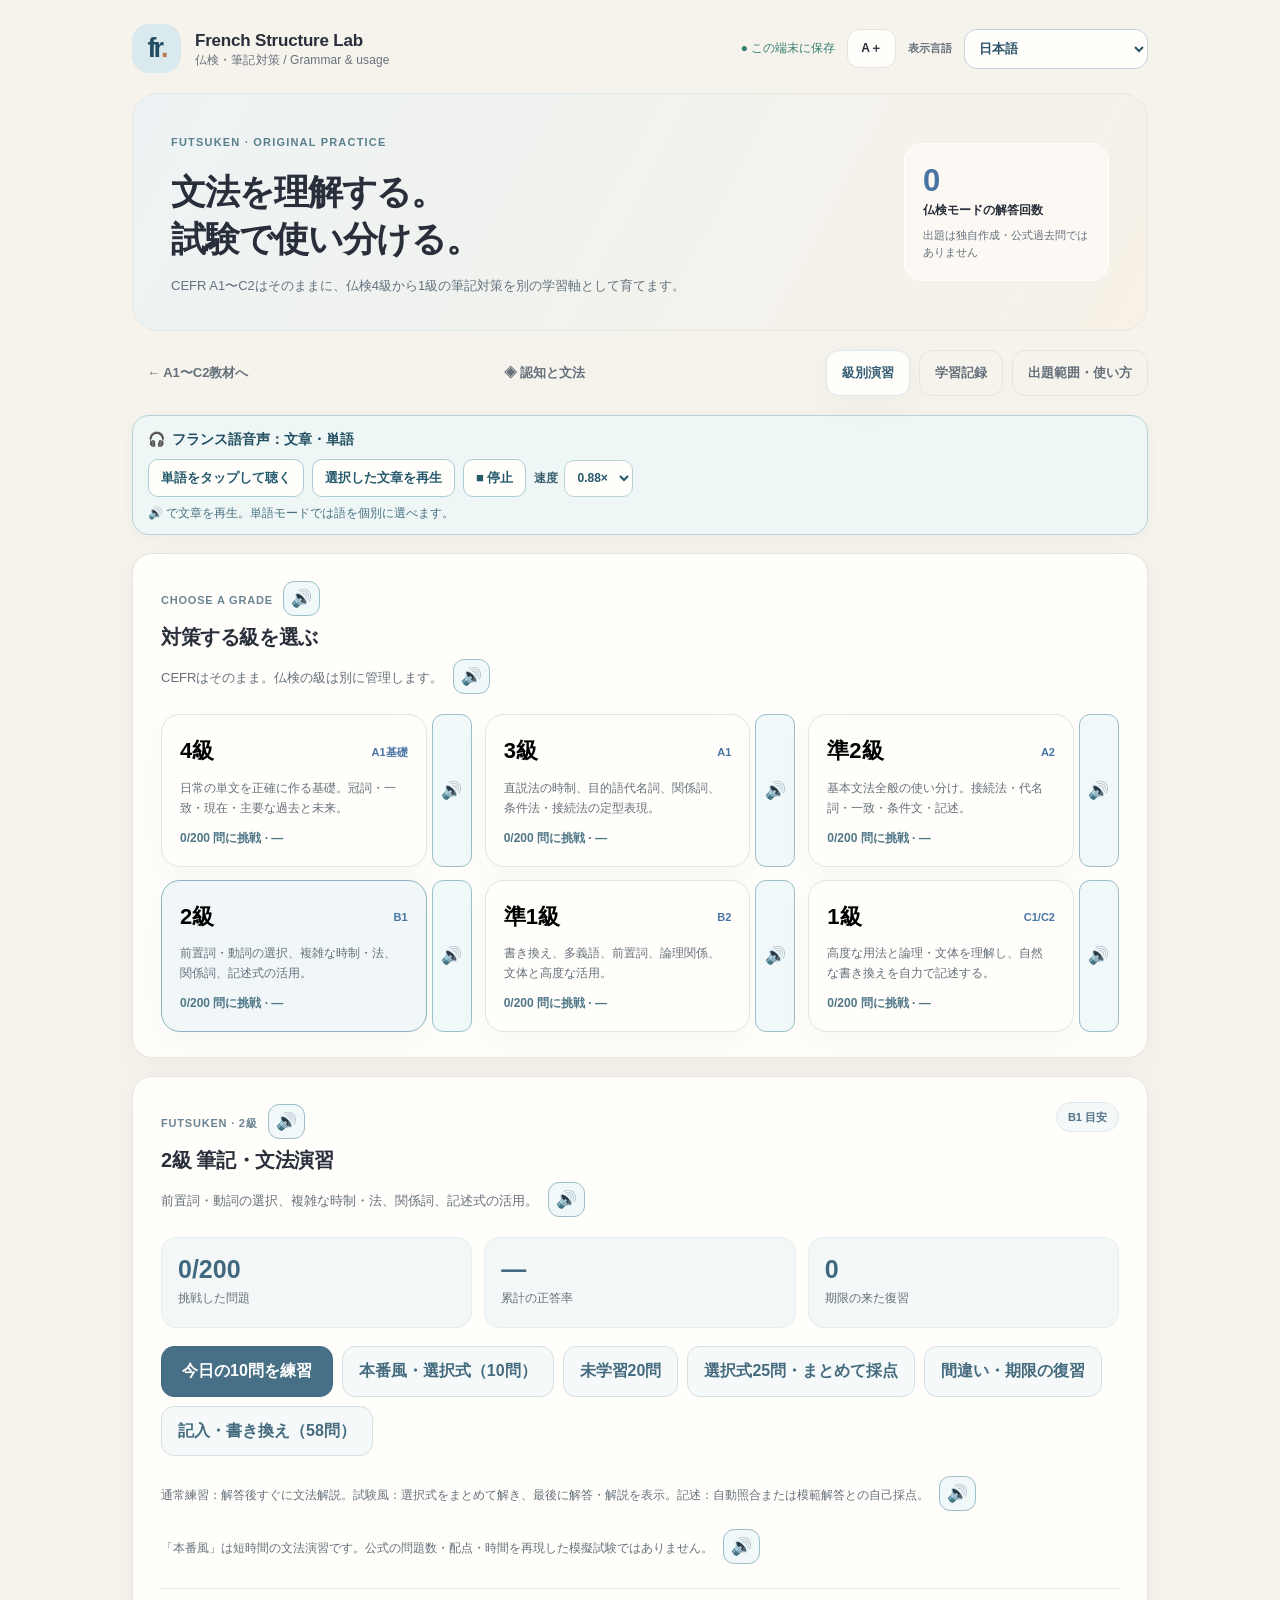
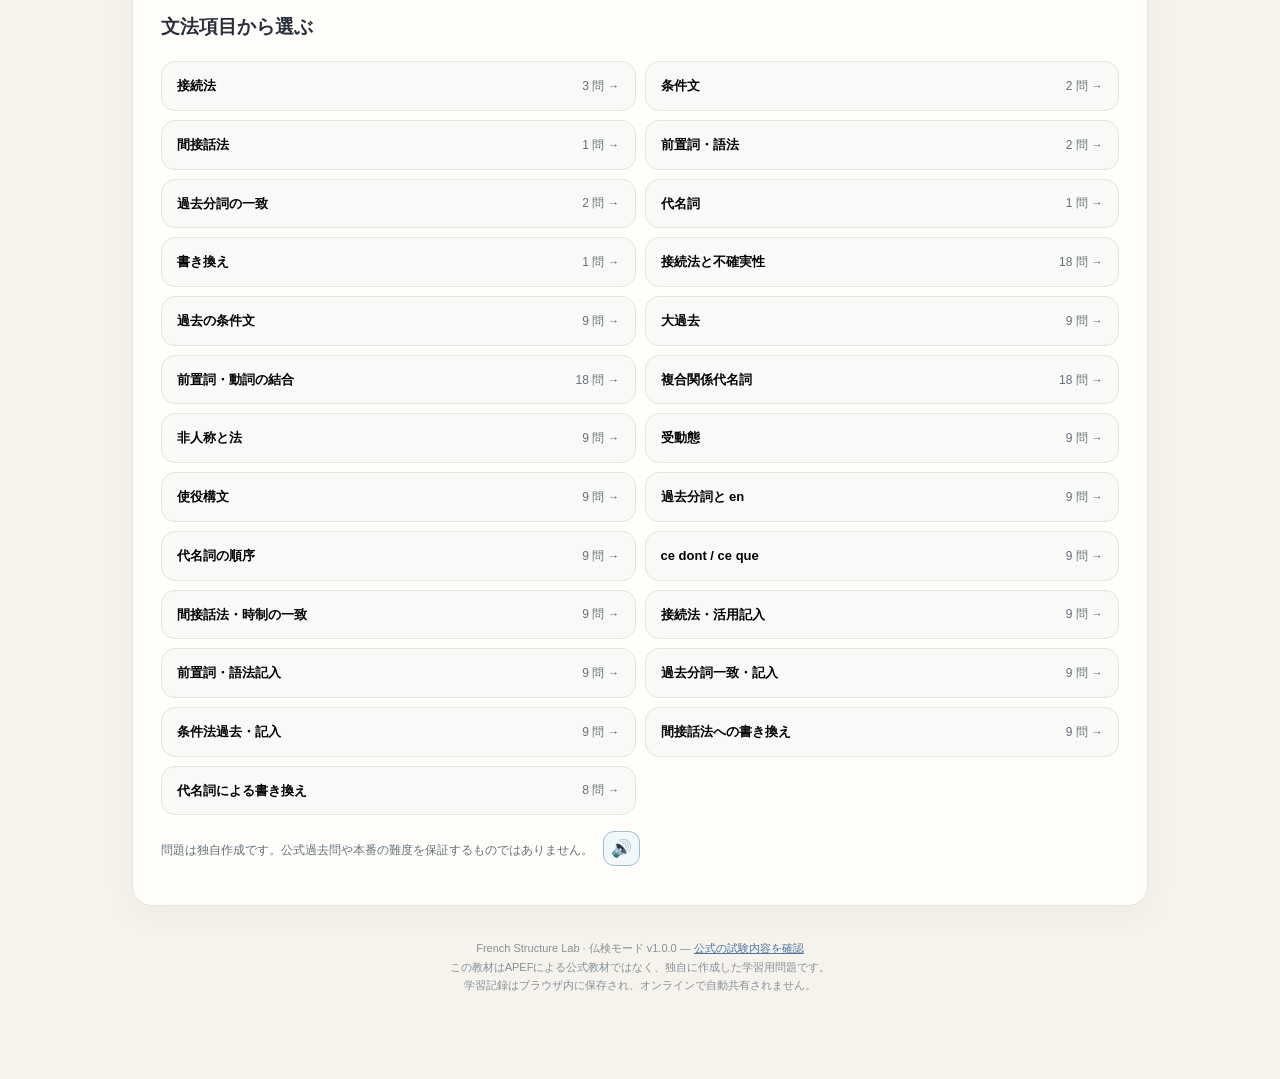
<file: exam.html>
<!doctype html>
<html lang="ja">
<head>
<meta charset="utf-8">
<meta name="viewport" content="width=device-width, initial-scale=1, viewport-fit=cover">
<meta name="theme-color" content="#f6f3ec">
<meta name="apple-mobile-web-app-capable" content="yes">
<meta name="apple-mobile-web-app-title" content="French Lab">
<meta name="description" content="French Structure Lab 仏検4級〜1級 文法・筆記演習">
<link rel="manifest" href="./manifest.webmanifest">
<link rel="apple-touch-icon" href="./icon-192.png">
<link rel="icon" type="image/svg+xml" href="./favicon.svg">
<link rel="stylesheet" href="./styles.css">
<link rel="stylesheet" href="./exam.css">
<title>仏検・筆記対策 | French Structure Lab</title>
</head>
<body>
<div class="app-shell exam-shell">
<header class="site-header exam-site-header">
  <a href="./index.html" class="brand-area exam-home" aria-label="French Structure Lab トップに戻る"><span class="brand-symbol" aria-hidden="true">fr<span>.</span></span><span class="brand-title"><strong>French Structure Lab</strong><span>仏検・筆記対策 / Grammar &amp; usage</span></span></a>
  <div class="header-actions"><span class="saved-status">● この端末に保存</span><button id="examFont" class="language-btn" type="button">A＋</button><label class="fsl-mode-label" for="examLang">表示言語</label><select id="examLang" class="fsl-mode-select" aria-label="日本語 / English / Français"><option value="ja">日本語</option><option value="en">English</option><option value="fr">Français + · immersion</option></select></div>
</header>
<section class="hero exam-hero"><div class="hero-copy"><span class="eyebrow">FUTSUKEN · ORIGINAL PRACTICE</span><h1>文法を理解する。<br>試験で使い分ける。</h1><p>CEFR A1〜C2はそのままに、仏検4級から1級の筆記対策を別の学習軸として育てます。</p></div><div class="exam-hero-side"><b id="examTotal">0</b><span>仏検モードの解答回数</span><small>出題は独自作成・公式過去問ではありません</small></div></section>
<nav class="exam-navigation" aria-label="仏検メニュー">
  <a class="exam-link-back" href="./index.html">← A1〜C2教材へ</a>
  <a class="exam-link-back" href="./cognition.html">◈ 認知と文法</a>
  <button type="button" class="exam-tab current" data-page="dashboard">級別演習</button>
  <button type="button" class="exam-tab" data-page="records">学習記録</button>
  <button type="button" class="exam-tab" data-page="guide">出題範囲・使い方</button>
</nav>
<section id="examImmersionPanel" class="fsl-depth-toolbar" hidden aria-label="Réglage de la difficulté en immersion"><label for="examImmersionPanelSelect">Immersion · niveau des explications</label><select id="examImmersionPanelSelect" aria-label="Difficulté des explications en français"><option value="support">Plus guidé · −1</option><option value="balanced">Au niveau du cours</option><option value="stretch">Un peu plus loin · +1</option><option value="auto">Selon les réponses</option></select><div class="fsl-depth-status" data-immersion-status></div><small data-immersion-proof></small></section>
<main id="examContent" tabindex="-1" aria-live="polite"></main>
<footer class="footer">French Structure Lab · 仏検モード v1.0.0 — <a href="https://apefdapf.org/dapf/info/examens" rel="noopener noreferrer" target="_blank">公式の試験内容を確認</a><br>この教材はAPEFによる公式教材ではなく、独自に作成した学習用問題です。<br>学習記録はブラウザ内に保存され、オンラインで自動共有されません。</footer>
</div>
<div id="examToast" class="toast" role="status" aria-live="polite"></div>
<script src="./language-mode.js" defer></script>
<script src="./immersion-levels.js" defer></script>
<script src="./exam-data.js" defer></script>
<script src="./exam-expansion.js" defer></script>
<script src="./exam.js" defer></script>
<script src="./audio.js" defer></script>
</body>
</html>
</file>
<file: styles.css>
:root { --paper:#f6f3ec; --panel:#fffefa; --card:#ffffff; --ink:#282e3a; --muted:#65707b; --border:#e4e5df; --blue:#4874a4; --blue-soft:#e9f1f8; --teal:#337f70; --teal-soft:#e8f5f0; --amber:#a97431; --amber-soft:#fff3df; --rose:#a94e55; --rose-soft:#fdf0ee; --shadow: 0 9px 32px rgba(49,65,76,.045); }
* { box-sizing:border-box }
html { scroll-behavior:smooth }
body { margin:0; min-width:320px; color:var(--ink); background:var(--paper); font-family:-apple-system,BlinkMacSystemFont,"Hiragino Kaku Gothic ProN","Hiragino Sans", "Yu Gothic", "Segoe UI",sans-serif; line-height:1.67; -webkit-font-smoothing:antialiased }
button,select,textarea,input { font:inherit; }
button { cursor:pointer; touch-action:manipulation }
button:focus-visible, input:focus-visible, select:focus-visible, textarea:focus-visible { outline:3px solid #83addb; outline-offset:2px }
.app-shell { max-width:1080px; margin:0 auto; padding:24px 32px 70px }
.site-header,.brand-area,.header-actions,.main-nav,.section-head,.between,.pills,.pill-group,.actions,.example-head,.status-row { display:flex; align-items:center }
.site-header { justify-content:space-between; gap:14px; margin-bottom:26px }
.brand-area { gap:14px }
.brand-symbol { width:49px; height:49px; border-radius:17px; background:#dae9ed; color:#264d66; display:flex; align-items:center; justify-content:center; font-weight:900; font-size:27px; letter-spacing:-3px; }
.brand-symbol span { color:#bf784d }
.brand-title { display:flex; flex-direction:column; line-height:1.36 }
.brand-title strong { font-size:17px; letter-spacing:-.2px }
.brand-title span { color:var(--muted); font-size:12px; letter-spacing:.1px }
.header-actions { gap:12px }
.saved-status { color:var(--teal); font-size:12px; white-space:nowrap }
.language-btn,.ghost-btn,.small-btn { border:1px solid var(--border); background:var(--panel); color:var(--ink); border-radius:12px; padding:8px 13px; }
.language-btn { font-size:12px; font-weight:750 }
.hero { display:flex; align-items:flex-end; justify-content:space-between; gap:28px; padding:34px 38px; background:linear-gradient(120deg,#edf3f4 0%,#f5f4eb 80%); border:1px solid #e2e8e3; border-radius:26px; }
.eyebrow { font-size:11px; font-weight:800; letter-spacing:1.2px; color:#597e8c; }
.hero h1 { line-height:1.34; letter-spacing:-1.1px; font-size:clamp(26px,4vw,35px); margin:14px 0 12px }
.hero p { color:#61717d; font-size:13px; margin:0 }
.hero-numbers { display:flex; align-items:flex-end; gap:22px; padding:14px 18px; background:#ffffffb5; border:1px solid #fff; border-radius:18px; flex-shrink:0 }
.hero-numbers >div { display:flex; flex-direction:column; align-items:center; min-width:60px; }
.hero-numbers strong { font-size:26px; font-variant-numeric:tabular-nums; line-height:1.4; color:#42677d }
.hero-numbers span { color:var(--muted); font-size:11px; white-space:nowrap }
.main-nav { margin:22px 0; gap:8px; flex-wrap:wrap; }
.nav-tab { display:flex; gap:8px; align-items:center; justify-content:center; flex:1; border:1px solid transparent; background:transparent; color:#66727a; padding:12px 8px; border-radius:14px; font-weight:750; font-size:13px; white-space:nowrap; }
.nav-tab.active { border-color:#dce6e9; background:#fffefa; color:#365e76; box-shadow:var(--shadow) }
.tab-icon { font-size:18px; font-weight:400 }
.panel { background:var(--panel); border:1px solid var(--border); border-radius:20px; box-shadow:var(--shadow); padding:25px 28px; margin-bottom:18px }
.section-head { justify-content:space-between; align-items:flex-start; gap:12px; margin-bottom:18px }
.section-head h2,.panel h2 { font-size:20px; line-height:1.45; margin:0; letter-spacing:-.4px }
.kicker { font-weight:800; font-size:11px; letter-spacing:.8px; text-transform:uppercase; color:#698494; margin:0 0 5px }
.subtle { color:var(--muted); font-size:13px; margin:5px 0 0 }
.muted { color:var(--muted) }
.pill { border:1px solid #dfe8eb; background:#f4f8f9; padding:5px 11px; border-radius:50px; color:#527287; font-weight:750; font-size:11px; white-space:nowrap }
.pill.amber { background:var(--amber-soft); color:var(--amber); border-color:#f2dfc3 }
.pill.green { background:var(--teal-soft); color:var(--teal); border-color:#d4e8df }
.pill.red { background:var(--rose-soft); color:var(--rose); border-color:#f3d8d6 }
.progress-track { background:#edf1ef; height:7px; border-radius:10px; overflow:hidden; margin:17px 0 }
.progress-fill { background:#7ea6b1; height:100%; border-radius:10px; transition:width .2s ease }
.question { margin:12px 0 20px; font-size:21px; line-height:1.7; font-weight:650; letter-spacing:-.35px; overflow-wrap:anywhere }
.fr { font-family:Georgia,"Times New Roman",serif; letter-spacing:0; }
.question.fr { font-size:26px; font-weight:500 }
.options { display:grid; grid-template-columns:1fr 1fr; gap:11px; margin-top:16px }
.option { width:100%; display:flex; align-items:center; gap:11px; border:1px solid #dce2e3; background:white; border-radius:14px; padding:15px 16px; text-align:left; color:var(--ink); min-height:63px; transition:background .1s,border-color .1s }
.option .letter { display:inline-grid; place-items:center; width:27px; height:27px; border-radius:9px; background:#eef2f3; color:#59717d; font-size:12px; font-weight:900; flex-shrink:0 }
.option:hover:not(:disabled) { border-color:#adc8d8; background:#f9fcfd }
.option:disabled { cursor:default }
.option.correct { border-color:#83b3a2; background:#edf8f3 }
.option.incorrect { border-color:#d9a7a4; background:#fff3f1 }
.feedback { margin-top:19px; border:1px solid #d6e8e0; background:#f0f8f4; padding:18px 20px; border-radius:15px }
.feedback.wrong { background:#fff6ed; border-color:#f0dfc9 }
.feedback strong { font-size:15px }
.feedback p { margin:8px 0 0; font-size:14px }
.feedback .model-sentence { font-family:Georgia,serif; font-size:20px; margin-top:12px; }
.actions { flex-wrap:wrap; gap:10px; margin-top:20px }
.primary-btn { border:1px solid #416d83; background:#476f85; color:white; font-weight:800; border-radius:13px; padding:11px 20px }
.primary-btn:hover { background:#35596c }
.secondary-btn { border:1px solid #d6e0e3; background:#f6f9fa; color:#456b7e; font-weight:750; border-radius:13px; padding:11px 16px }
.ghost-btn,.small-btn { font-weight:650; font-size:12px; }
.small-btn { padding:6px 12px }
.grid2 { display:grid; grid-template-columns:1.1fr .9fr; gap:18px }
.grid3 { display:grid; grid-template-columns:repeat(3,1fr); gap:13px }
.info-card { background:#f5f8f7; border:1px solid #e5eeea; border-radius:16px; padding:17px 20px }
.info-card h3 { font-size:14px; margin:0 0 9px }
.info-card p { color:#5b6c76; font-size:13px; margin:0 }
.info-card strong { color:#3c6173 }
.metric-value { font-size:27px; font-weight:850; color:#426d7d; font-variant-numeric:tabular-nums }
.lesson-list { display:flex; flex-direction:column; gap:9px }
.lesson-btn { border:1px solid var(--border); background:white; border-radius:13px; padding:12px 14px; text-align:left; display:flex; flex-direction:column; gap:4px }
.lesson-btn.active { background:#edf5f8; border-color:#bdd3de }
.lesson-btn strong { font-family:Georgia,serif; font-weight:550; color:#3e586a; font-size:16px }
.lesson-btn span { font-size:12px; color:#707b84 }
.sentence-stage { padding:25px 20px; background:#f5f7f6; border:1px solid #e4ecea; border-radius:17px; margin:16px 0 }
.sentence-line { display:flex; flex-wrap:wrap; align-items:center; gap:6px; }
.token { font-family:Georgia,serif; background:white; color:#334f67; border:1px solid #dde7ea; border-radius:9px; padding:8px 10px; font-size:20px; line-height:1.4; }
.token.active { color:#275b70; background:#dbebf4; border-color:#90b9cc }
.token:hover { background:#eef5f8 }
.token-detail { padding:16px 18px; border-left:4px solid #8bb3c0; background:#f6fafb; border-radius:0 13px 13px 0; min-height:128px }
.token-detail strong { color:#34596d }
.token-detail p { margin:6px 0; font-size:14px }
.analysis-translation { color:#576c78; font-size:14px; margin-top:14px }
.between { justify-content:space-between; gap:12px; flex-wrap:wrap }
.pills { gap:7px; flex-wrap:wrap }
.chip { border:1px solid #dce5e8; background:#f8fbfc; color:#526c7c; padding:5px 9px; border-radius:99px; font-size:12px }
.control { display:flex; flex-direction:column; gap:5px; font-size:13px; color:#586b78; font-weight:750 }
.control select { padding:11px 13px; border:1px solid #d9e3e3; border-radius:11px; background:white; color:var(--ink); min-width:140px; }
.verb-controls { display:flex; gap:14px; flex-wrap:wrap; margin:17px 0; }
.conjugation { display:grid; grid-template-columns:1fr 1fr; gap:9px }
.conjugation >div { display:flex; justify-content:space-between; align-items:center; gap:10px; padding:13px 15px; background:#f6f9f7; border:1px solid #e9eeeb; border-radius:11px; }
.conjugation strong { color:#35627a; font-family:Georgia,serif; font-size:17px; font-weight:550 }
.conjugation span { font-size:12px; color:#6b7983 }
.field-label { display:block; font-size:12px; font-weight:800; color:#607582; margin-bottom:7px }
textarea { width:100%; resize:vertical; min-height:180px; padding:14px; border:1px solid #d8e2e3; border-radius:12px; background:white; color:var(--ink); font-family:ui-monospace,SFMono-Regular,Menlo,monospace; font-size:12px; line-height:1.6 }
.file-input { width:100%; font-size:13px; border:1px dashed #b5cbd4; border-radius:13px; padding:14px; background:#f8fbfb }
pre { margin:10px 0; font-size:12px; padding:15px; border-radius:12px; color:#38536a; background:#f0f5f7; overflow:auto; white-space:pre-wrap; word-break:break-word }
.narrow { max-width:730px }
.divider { height:1px; background:#e8ebe7; margin:22px 0 }
.empty { text-align:center; padding:34px 10px; color:var(--muted) }
.empty strong { color:var(--ink); display:block; margin-bottom:6px }
.notice { color:#6a7680; font-size:12px; padding:14px 0 }
.footer { font-size:11px; color:#859098; text-align:center; padding:15px }
.footer span { color:#5a8592 }
.toast { position:fixed; z-index:10; bottom:22px; left:50%; transform:translate(-50%,150px); border-radius:15px; background:#324f5b; color:white; padding:12px 18px; font-size:13px; box-shadow:0 12px 36px #1b2f3533; max-width:min(90vw,500px); opacity:0; transition:transform .2s,opacity .2s; pointer-events:none }
.toast.show { transform:translate(-50%,0); opacity:1 }
@media(max-width:760px) {
 .app-shell { padding:12px 13px 34px }
 .site-header { margin:4px 2px 15px }
 .brand-symbol { width:41px; height:41px; font-size:22px; border-radius:13px }
 .brand-area { gap:8px }
 .brand-title strong { font-size:14px }
 .brand-title span { font-size:10px }
 .saved-status { display:none }
 .language-btn { padding:7px 9px; font-size:11px }
 .hero { border-radius:20px; padding:23px 21px; display:block }
 .hero h1 { font-size:26px; margin:10px 0 11px }
 .hero p { font-size:12px }
 .hero-numbers { margin-top:19px; justify-content:space-around; gap:8px; padding:11px 9px; }
 .hero-numbers strong { font-size:23px }
 .hero-numbers span { font-size:10px }
 .main-nav { gap:5px; margin:15px 0; display:grid; grid-template-columns:repeat(5,minmax(0,1fr)) }
 .nav-tab { flex-direction:column; gap:0; border-radius:13px; padding:9px 1px; font-size:10px; line-height:1.4 }
 .tab-icon { font-size:19px }
 .panel { border-radius:18px; padding:20px 17px; margin-bottom:12px }
 .section-head h2,.panel h2 { font-size:18px }
 .options { grid-template-columns:1fr; gap:9px }
 .option { min-height:55px; padding:12px 13px }
 .grid2,.grid3 { grid-template-columns:1fr; gap:12px }
 .question.fr { font-size:23px }
 .lesson-btn { padding:10px 12px }
 .token { font-size:17px; padding:6px 8px }
 .conjugation { gap:6px; }
 .conjugation > div { padding:10px; display:block }
 .conjugation strong { display:block; font-size:15px }
 .wide-only { display:none }
}
@media(prefers-reduced-motion:reduce) { *,*:before,*:after { transition:none!important; scroll-behavior:auto!important } }
/* v0.2 — six-level curriculum and study ledger */
.header-level { display:flex;align-items:center;gap:7px;font-size:10px;color:#647685;font-weight:800;letter-spacing:.05em }
.header-level select { font-weight:800;background:#fffefa;border:1px solid #dfe4e0;border-radius:10px;padding:8px 12px;color:#38556c;font-size:13px }
.quick-info { font-size:11px;color:#71818a;margin:10px 3px -6px;text-align:right }
.level-grid { display:grid;grid-template-columns:repeat(6,minmax(0,1fr));gap:9px;margin-top:20px }
.level-card { min-height:112px;background:#f8faf8;border:1px solid #dce6e2;border-radius:17px;padding:12px 6px;text-align:center;color:#536475;display:flex;flex-direction:column;justify-content:center;align-items:center;gap:3px }
.level-card strong { font-size:23px;color:#45667d }
.level-card span { font-size:11px;line-height:1.45 }
.level-card small { font-size:10px;color:#81909a }
.level-card.selected { border-color:#7ea5bb;background:#e7f0f4;box-shadow:inset 0 0 0 1px #7ea5bb55 }
.unit-grid { display:grid;grid-template-columns:repeat(3,minmax(0,1fr));gap:10px;margin-top:15px }
.unit-card { background:#f8faf8;border:1px solid #e1e8e4;border-radius:15px;min-height:94px;padding:14px;text-align:left;display:flex;flex-direction:column;justify-content:center;gap:4px;color:var(--ink) }
.unit-card strong { font-size:14px }
.unit-card span { font-size:11px;color:var(--muted) }
.unit-card.selected { border-color:#86a8be;background:#eff6f8 }
.study-reading { background:#f7f8f5;border:1px solid #e4e9e4;border-radius:21px;padding:23px;margin:16px 0 25px }
.study-reading h3 { margin:17px 0 6px;font-size:20px }
.reading-text { font-size:24px;line-height:1.8;letter-spacing:.02em;margin:10px 0;color:#2f5265 }
.reading-translation { color:#516271;margin:10px 0;font-size:14px }
.focus-box { margin-top:15px;border-left:4px solid #91b9af;background:#eaf2ee;border-radius:0 13px 13px 0;padding:12px 16px }
.focus-box strong { font-size:12px;color:#2b7967 }
.focus-box p { margin:4px 0 0;font-size:13px }
.unit-heading { font-size:15px }
.unit-previews { display:grid;grid-template-columns:repeat(2,minmax(0,1fr));gap:9px }
.unit-preview { padding:12px 13px;background:#f8fafb;border:1px solid #e8edf0;border-radius:12px;display:flex;flex-direction:column;gap:4px }
.unit-preview b { color:#345772;font-family:Georgia,serif;font-size:16px;font-weight:550 }
.unit-preview span { color:#7c8c95;font-size:12px }
.duration-row { display:flex;align-items:center;gap:14px;flex-wrap:wrap;margin:20px 0 4px }
.duration-row small { color:#8a969b }
.heatmap { display:grid;grid-template-columns:repeat(14,minmax(0,1fr));gap:6px;max-width:680px;margin:14px 0 }
.heat-cell { aspect-ratio:1;max-height:45px;border:1px solid #dde7e1;border-radius:9px;display:grid;place-items:center;background:#f2f6f4;font-size:10px;color:#667874 }
.heat-cell.tone-1 { background:#d9eee5 }.heat-cell.tone-2 { background:#b9dfcf }.heat-cell.tone-3 { background:#90c5b0;color:#274b3e }.heat-cell.tone-4 { background:#4f977e;color:#fff }
.levels-stat { display:grid;grid-template-columns:repeat(2,minmax(0,1fr));gap:12px 28px;margin-top:14px }
.level-stat { display:flex;align-items:center;gap:13px }.level-stat>strong { width:32px;color:#42677c }
.level-stat-bars { flex:1 }.stat-track { height:7px;background:#edf0ef;border-radius:99px;overflow:hidden }.stat-track>div { height:100%;background:#89afba;border-radius:99px }
.level-stat small { display:block;color:#7a8a92;font-size:11px;margin-top:4px }
.weak-grid { display:grid;grid-template-columns:repeat(2,minmax(0,1fr));gap:10px }
.weak-label { background:#fff6ed;border:1px solid #f3e7d7;padding:11px 14px;border-radius:13px;display:flex;justify-content:space-between;gap:8px;font-size:13px }
.weak-label strong { color:#a77437;font-size:12px;white-space:nowrap }
.session-row { background:#f8fafb;border:1px solid #e7ebeb;border-radius:14px;margin:9px 0;padding:12px 15px }
.session-row summary { cursor:pointer;display:flex;flex-wrap:wrap;justify-content:space-between;gap:9px;align-items:center }
.session-row summary strong { color:#385d73;font-size:13px }.session-row summary span { font-size:12px;color:#6b7e86 }
.session-row textarea { min-height:72px;margin-bottom:10px }.session-note { white-space:pre-wrap;font-size:13px }
.event-list { margin-top:12px }.event { display:grid;grid-template-columns:1.6fr .5fr .7fr 1fr;gap:10px;padding:9px 6px;border-bottom:1px solid #e7eceb;align-items:center;font-size:12px }
.event time,.event small { color:#778892 }.event strong { font-weight:750 }
.small-btn.marked { background:#fff0d7;color:#a16c28;border-color:#e3d3ae }
@media(max-width:760px){
 .header-actions{gap:8px}.header-level{font-size:9px}.header-level select{padding:7px 4px}
 .main-nav { grid-template-columns:repeat(4,minmax(0,1fr)) }
 .level-grid{grid-template-columns:repeat(3,minmax(0,1fr))}.level-card{min-height:91px;padding:8px 5px}.level-card strong{font-size:21px}.level-card span{font-size:10px}
 .unit-grid{grid-template-columns:1fr}.unit-card{min-height:62px;padding:11px 13px}
 .study-reading{padding:18px 15px}.reading-text{font-size:21px}
 .unit-previews,.levels-stat,.weak-grid{grid-template-columns:1fr}
 .event { grid-template-columns:1fr .4fr .65fr;gap:4px;overflow-wrap:anywhere }.event small {grid-column:1 / -1}
}

.plan-list { display:grid;grid-template-columns:repeat(2,minmax(0,1fr));gap:9px;margin:16px 0 }
.plan-item { border:1px solid #e5ebe7;background:#f8faf8;padding:13px 14px;border-radius:13px;display:flex;flex-direction:column;gap:4px }
.plan-item b { color:#385c72;font-family:Georgia,serif;font-size:17px;font-weight:550 }
.plan-item span { font-size:11px;color:#77868a }
@media(max-width:760px){.plan-list { grid-template-columns:1fr }}
/* v0.3: learner-led recall traces */
.journey-card { display:grid;grid-template-columns:minmax(0,1fr) minmax(180px,.7fr);gap:12px;align-items:center;border-bottom:1px solid #e8eeec;padding:14px 3px }
.journey-card strong { color:#345772;font-size:17px;font-weight:600 }
.journey-card small { display:block;color:#7b8b8d;margin-top:6px;font-size:12px }
.journey-history { display:flex;gap:6px;align-items:center;flex-wrap:wrap }
.journey-dot { display:grid;place-items:center;border-radius:9px;width:28px;height:28px;font-size:14px;font-weight:750 }
.journey-dot.is-correct { color:#2b7051;background:#ddf2e6 }
.journey-dot.is-wrong { color:#aa5637;background:#fbebe3 }
.topic-actions,.focus-list { display:grid;grid-template-columns:repeat(2,minmax(0,1fr));gap:9px;margin-top:12px }
.topic-action { display:flex;flex-direction:column;gap:6px;text-align:left;border:1px solid #e5ebe7;background:#f9fbf8;padding:13px 14px;border-radius:14px;cursor:pointer;color:#385c72 }
.topic-action b { font-size:14px }
.topic-action span,.focus-card span { font-size:12px;color:#6f8083 }
.focus-card { padding:12px;border:1px solid #e2eae8;border-radius:14px;display:flex;gap:10px;align-items:center;justify-content:space-between;min-width:0 }
.focus-card div { min-width:0 }
.focus-card b { display:block;font-weight:600;color:#345772;overflow-wrap:anywhere;font-size:16px }
.focus-card span { display:block;margin-top:4px }
.focus-card button { flex-shrink:0 }
@media(max-width:760px){.topic-actions,.focus-list{grid-template-columns:1fr}.journey-card{grid-template-columns:1fr}.focus-card{gap:9px}}
/* Optional Chinese Structure Lab-inspired high-readability mode */
.large-type .brand-title strong { font-size:20px }
.large-type .nav-tab { font-size:15px }
.large-type .panel h2 { font-size:24px }
.large-type .panel .subtle,.large-type .panel .notice { font-size:16px }
.large-type .panel p:not(.kicker):not(.question):not(.model-sentence) { font-size:16px }
.large-type .info-card h3,.large-type .focus-card span,.large-type .topic-action span { font-size:15px }
.large-type .focus-card b,.large-type .journey-card strong { font-size:20px }
.large-type .option { font-size:19px; min-height:66px }
.large-type .fr.question { font-size:30px }
.large-type .reading-text { font-size:27px }
.large-type .lesson-btn strong { font-size:20px }
.large-type .session-row summary span,.large-type .event,.large-type .level-stat small { font-size:14px }
.large-type .small-btn,.large-type .secondary-btn,.large-type .ghost-btn,.large-type .primary-btn { font-size:15px;min-height:45px }
#fontSizeButton[aria-pressed="true"] { background:#e1edf0;color:#315f75;border-color:#b3ced3 }
@media(max-width:760px){ .header-actions{flex-wrap:wrap;justify-content:flex-end}.large-type .main-nav { grid-template-columns:repeat(3,minmax(0,1fr)) }.large-type .nav-tab { white-space:normal;min-height:52px }.large-type .hero-numbers {gap:9px}.large-type .hero-numbers span {white-space:normal;text-align:center} }

/* A separate Futsuken study path; CEFR navigation remains unchanged. */
.exam-nav{display:flex;gap:8px;align-items:center;justify-content:center;flex:1;border:1px solid #c8dbdf;background:#edf4f2;color:#286a65;padding:12px 10px;border-radius:14px;font-weight:800;font-size:13px;text-decoration:none;white-space:nowrap}.exam-nav:hover{background:#e4eeea}.exam-nav:focus-visible{outline:3px solid #83addb;outline-offset:2px}

/* v0.8.0 — shared JA/EN/FR immersion switch */
.fsl-mode-label{font-size:11px;color:var(--muted);font-weight:730;white-space:nowrap}
.fsl-mode-select{min-width:151px;max-width:220px;min-height:40px;border:1px solid #c8d5dc;background:#fffefa;color:#2c536a;border-radius:13px;padding:7px 10px;font-size:13px;font-weight:700}
.fsl-immersion-note{background:#edf5f2;border:1px solid #d6e9de;border-radius:17px;padding:14px 16px;line-height:1.8;color:#295d51;margin:12px 0}
.fsl-support{border:1px solid #dbe3e6;border-radius:13px;padding:10px 13px;margin:12px 0;background:#ffffff}
.fsl-support summary{color:#356a82;font-size:13px;font-weight:750;cursor:pointer;list-style:revert}
.fsl-support div{padding:8px 0;border-top:1px solid #edf0ef;margin-top:8px}
.fsl-support p{margin:4px 0;font-size:14px;color:var(--ink)}
.fsl-fr-focus{display:inline-block;background:#e9f3ee;color:#35735e;padding:4px 10px;border-radius:99px;font-weight:750;font-size:12px}
@media (max-width:660px){.fsl-mode-label{display:none}.fsl-mode-select{min-width:130px;max-width:180px;font-size:12px;padding:8px 5px}}

/* v0.9: differentiated French immersion guidance, visible in Français+ only */
[hidden]{display:none!important}
.fsl-depth-toolbar{display:grid;grid-template-columns:minmax(190px,1fr) minmax(150px,260px);align-items:center;gap:8px 16px;margin:10px 0 17px;padding:15px 17px;border:1px solid #c9dfd6;background:#edf5f0;border-radius:17px}
.fsl-depth-toolbar label{font-size:14px;font-weight:760;color:#326459}
.fsl-depth-toolbar select{background:#fff;border:1px solid #9db7ae;border-radius:11px;padding:10px 12px;color:#245a4e;min-width:0;max-width:100%;font-size:14px}
.fsl-depth-status{grid-column:1/-1;color:#24584d;font-weight:700;font-size:14px;line-height:1.6}
.fsl-depth-toolbar small{grid-column:1/-1;color:#52766a;font-size:12px;line-height:1.5}
.fsl-immersion-level-hint{border-top:1px solid #d4e5de;margin-top:10px!important;padding-top:10px;color:#245e54}
.fsl-immersion-note{line-height:1.9}
@media(max-width:640px){.fsl-depth-toolbar{grid-template-columns:1fr;padding:12px}.fsl-depth-status,.fsl-depth-toolbar small{grid-column:1}.fsl-depth-toolbar select{width:100%}}


/* FSL 1.0 — tap-to-hear French words and all learning sentences. */
.fsl-audio-toolbar{display:grid;gap:8px;max-width:1120px;margin:14px auto 18px;padding:12px 15px;border-radius:17px;border:1px solid #b4d4d8;background:#eff7f6;color:#214e61;box-shadow:0 3px 12px #1e50600c}
.fsl-audio-heading{display:flex;gap:7px;align-items:center;flex-wrap:wrap;font-size:14px}
.fsl-audio-actions{display:flex;flex-wrap:wrap;align-items:center;gap:8px}
.fsl-audio-actions button{font-size:13px;min-height:37px;border:1px solid #abcbd4;background:#fffefa;color:#24596c;padding:7px 12px;border-radius:10px;cursor:pointer;font-weight:700}
.fsl-audio-actions [aria-pressed=true]{border-color:#2d7786;background:#dff2ed}
.fsl-audio-speed{display:inline-flex;align-items:center;gap:6px;font-size:12px;font-weight:700;color:#3b6171}
.fsl-audio-speed select{min-height:37px;padding:5px 8px;border:1px solid #bad1d8;border-radius:10px;background:#fffefa;color:#24596c}
.fsl-audio-status{font-size:12px;color:#477080;min-height:17px;line-height:1.45}
.fsl-audio-control{display:inline-flex;align-items:center;justify-content:center;vertical-align:middle;min-width:36px;min-height:35px;padding:5px 7px;margin:2px 4px;border:1px solid #9cbfc9;border-radius:11px;background:#f0f8fa;color:#235e75;font-size:17px;cursor:pointer;line-height:1}
.fsl-audio-control:hover,.fsl-audio-control:focus-visible{background:#d9eef5;border-color:#497e95;outline-offset:2px}
.fsl-audio-control.fsl-playing{background:#cbe6dc;border-color:#2d8064}
.fsl-audio-sentence{display:inline-flex;align-items:center;margin-left:6px;white-space:nowrap}
.fsl-audio-choice-row{display:flex;flex-wrap:wrap;gap:5px;align-items:stretch;min-width:0;width:100%;box-sizing:border-box}
.fsl-audio-choice-row>.option,.fsl-audio-choice-row>.cog-choice,.fsl-audio-choice-row>.token,.fsl-audio-choice-row>.lesson-btn,.fsl-audio-choice-row>.cog-lesson,.fsl-audio-choice-row>button:not(.fsl-audio-control):not(.fsl-audio-word-chip){flex:1 1 160px;min-width:0;width:auto;margin:0}
.fsl-audio-choice-row>.fsl-audio-control{flex:0 0 40px;align-self:stretch;margin:0}
.fsl-audio-word-bank{display:none;flex:0 0 100%;flex-wrap:wrap;gap:6px;padding:6px 0 10px}
.fsl-audio-word-mode .fsl-audio-word-bank{display:flex}
.fsl-audio-word-chip{display:inline-block;max-width:100%;min-height:33px;white-space:normal;word-break:normal;overflow-wrap:anywhere;padding:6px 10px;border:1px solid #abcbd1;border-radius:10px;background:#fffefa;color:#245d72;font-size:14px;font-weight:650;cursor:pointer;line-height:1.4}
.fsl-audio-word-chip:focus-visible{outline:2px solid #3982a3;outline-offset:2px}
.fsl-audio-reading-line{display:block;line-height:1.95;padding:2px 0}
.fsl-audio-reading-text{display:inline}
.fsl-audio-reading-line .fsl-audio-word-bank{display:none}
.fsl-audio-word-mode .fsl-audio-reading-line .fsl-audio-word-bank{display:flex}
.fsl-audio-reading-line>.fsl-audio-control{display:inline-flex;vertical-align:middle}
@media(max-width:640px){.fsl-audio-toolbar{padding:12px;margin:10px 12px 14px}.fsl-audio-actions{gap:6px}.fsl-audio-actions button{min-height:40px;white-space:normal}.fsl-audio-choice-row>.fsl-audio-control{flex-basis:42px}.fsl-audio-word-chip{font-size:15px;min-height:38px}.fsl-audio-control{min-width:40px;min-height:40px}}
@media(prefers-reduced-motion:reduce){.fsl-audio-control,.fsl-audio-word-chip{transition:none}}

/* Keep Sentence Lab tokens in their original horizontal flow. */
.fsl-audio-token-row{display:inline-flex;align-items:center;flex-wrap:wrap;flex:0 0 auto;gap:3px;min-width:0}
.fsl-audio-token-row>.token{width:auto;flex:0 0 auto}
.fsl-audio-token-row>.fsl-audio-control{min-width:29px;min-height:32px;margin:0;padding:4px;font-size:13px}
.fsl-audio-token-row>.fsl-audio-word-bank{flex:0 0 100%}
.conjugation > div:has(.fsl-audio-word-bank){flex-wrap:wrap}
.fsl-audio-choice-row>.lesson-btn{flex-direction:column;align-items:stretch}

/* v1.1 — Guided Course Studio */
.fsl-course-deep{margin:22px 0 20px;padding:17px;border:1px solid #d4e4e2;border-radius:22px;background:#fbfdfb}
.fsl-course-path{display:flex;flex-wrap:wrap;align-items:center;gap:6px;margin:0 0 16px}
.fsl-course-path span{font-size:12px;font-weight:750;padding:8px 10px;border-radius:12px;background:#eaf3f4;border:1px solid #d7e6e9;color:#37647a}
.fsl-course-section{padding:17px 1px;border-top:1px solid #e0e8e4}
.fsl-course-section h3{font-size:18px;letter-spacing:-.015em;margin:0 0 11px;color:#2e5060}
.fsl-course-section p{margin:8px 0;line-height:1.95;white-space:pre-wrap}
.fsl-course-goal{font-size:13px;color:#658078}
.fsl-course-logic{color:#304d59;font-size:15px}
.fsl-course-examples{display:grid;gap:10px;grid-template-columns:repeat(2,minmax(0,1fr));margin:15px 0}
.fsl-course-example{min-width:0;display:flex;align-items:center;gap:9px;flex-wrap:wrap;min-height:62px;padding:13px 14px;background:#f3f8fb;border:1px solid #dae6eb;border-radius:15px}
.fsl-course-french{font-family:Georgia,serif;color:#263f52;font-size:17px;line-height:1.85;overflow-wrap:anywhere}
.course-example-index{font-size:11px;border-radius:6px;background:#dfebef;color:#426a7c;padding:2px 6px}
.fsl-course-note{font-size:13px;color:#587080}
.fsl-course-task{font-size:15px;color:#2e5365}
.fsl-course-draft{display:block;box-sizing:border-box;width:100%;min-height:104px;padding:12px 14px;font-size:16px;line-height:1.7;border:1px solid #c3d7d5;border-radius:13px;background:#fffefa;color:#243b4a;resize:vertical}
.fsl-course-draft:focus{outline:2px solid #78b0aa;outline-offset:2px}
.fsl-course-draft-foot{display:flex;gap:9px;align-items:center;justify-content:space-between;margin:8px 0 0;font-size:12px;color:#6a777b}
.fsl-course-links{border-top:1px solid #e0e8e4;padding:16px 1px 5px}
.fsl-course-links strong{font-size:13px;color:#536b71}
.fsl-course-links .actions{margin-top:9px}
.fsl-course-progress{margin:12px 0 0;text-align:right;font-weight:800;font-size:13px;color:#507b74}
.fsl-course-listen-mask{min-height:90px;display:flex;align-items:center;justify-content:center;text-align:center;background:repeating-linear-gradient(135deg,#eef3ef,#eef3ef 12px,#e9f2ef 12px,#e9f2ef 24px);border-radius:14px;padding:20px;color:#486861;font-weight:650;line-height:1.75}
.study-reading .between .actions{display:flex;flex-wrap:wrap;gap:7px;justify-content:flex-end}
@media(max-width:680px){.fsl-course-deep{padding:12px;margin:15px 0}.fsl-course-examples{grid-template-columns:1fr}.fsl-course-path{gap:5px}.fsl-course-path span{font-size:11px;padding:7px}.fsl-course-section h3{font-size:16px}.fsl-course-draft-foot{align-items:flex-start;flex-direction:column}.study-reading .between{align-items:flex-start;gap:7px;flex-wrap:wrap}}
</file>
<file: french-structure-lab/styles.css>
:root { --paper:#f6f3ec; --panel:#fffefa; --card:#ffffff; --ink:#282e3a; --muted:#65707b; --border:#e4e5df; --blue:#4874a4; --blue-soft:#e9f1f8; --teal:#337f70; --teal-soft:#e8f5f0; --amber:#a97431; --amber-soft:#fff3df; --rose:#a94e55; --rose-soft:#fdf0ee; --shadow: 0 9px 32px rgba(49,65,76,.045); }
* { box-sizing:border-box }
html { scroll-behavior:smooth }
body { margin:0; min-width:320px; color:var(--ink); background:var(--paper); font-family:-apple-system,BlinkMacSystemFont,"Hiragino Kaku Gothic ProN","Hiragino Sans", "Yu Gothic", "Segoe UI",sans-serif; line-height:1.67; -webkit-font-smoothing:antialiased }
button,select,textarea,input { font:inherit; }
button { cursor:pointer; touch-action:manipulation }
button:focus-visible, input:focus-visible, select:focus-visible, textarea:focus-visible { outline:3px solid #83addb; outline-offset:2px }
.app-shell { max-width:1080px; margin:0 auto; padding:24px 32px 70px }
.site-header,.brand-area,.header-actions,.main-nav,.section-head,.between,.pills,.pill-group,.actions,.example-head,.status-row { display:flex; align-items:center }
.site-header { justify-content:space-between; gap:14px; margin-bottom:26px }
.brand-area { gap:14px }
.brand-symbol { width:49px; height:49px; border-radius:17px; background:#dae9ed; color:#264d66; display:flex; align-items:center; justify-content:center; font-weight:900; font-size:27px; letter-spacing:-3px; }
.brand-symbol span { color:#bf784d }
.brand-title { display:flex; flex-direction:column; line-height:1.36 }
.brand-title strong { font-size:17px; letter-spacing:-.2px }
.brand-title span { color:var(--muted); font-size:12px; letter-spacing:.1px }
.header-actions { gap:12px }
.saved-status { color:var(--teal); font-size:12px; white-space:nowrap }
.language-btn,.ghost-btn,.small-btn { border:1px solid var(--border); background:var(--panel); color:var(--ink); border-radius:12px; padding:8px 13px; }
.language-btn { font-size:12px; font-weight:750 }
.hero { display:flex; align-items:flex-end; justify-content:space-between; gap:28px; padding:34px 38px; background:linear-gradient(120deg,#edf3f4 0%,#f5f4eb 80%); border:1px solid #e2e8e3; border-radius:26px; }
.eyebrow { font-size:11px; font-weight:800; letter-spacing:1.2px; color:#597e8c; }
.hero h1 { line-height:1.34; letter-spacing:-1.1px; font-size:clamp(26px,4vw,35px); margin:14px 0 12px }
.hero p { color:#61717d; font-size:13px; margin:0 }
.hero-numbers { display:flex; align-items:flex-end; gap:22px; padding:14px 18px; background:#ffffffb5; border:1px solid #fff; border-radius:18px; flex-shrink:0 }
.hero-numbers >div { display:flex; flex-direction:column; align-items:center; min-width:60px; }
.hero-numbers strong { font-size:26px; font-variant-numeric:tabular-nums; line-height:1.4; color:#42677d }
.hero-numbers span { color:var(--muted); font-size:11px; white-space:nowrap }
.main-nav { margin:22px 0; gap:8px; flex-wrap:wrap; }
.nav-tab { display:flex; gap:8px; align-items:center; justify-content:center; flex:1; border:1px solid transparent; background:transparent; color:#66727a; padding:12px 8px; border-radius:14px; font-weight:750; font-size:13px; white-space:nowrap; }
.nav-tab.active { border-color:#dce6e9; background:#fffefa; color:#365e76; box-shadow:var(--shadow) }
.tab-icon { font-size:18px; font-weight:400 }
.panel { background:var(--panel); border:1px solid var(--border); border-radius:20px; box-shadow:var(--shadow); padding:25px 28px; margin-bottom:18px }
.section-head { justify-content:space-between; align-items:flex-start; gap:12px; margin-bottom:18px }
.section-head h2,.panel h2 { font-size:20px; line-height:1.45; margin:0; letter-spacing:-.4px }
.kicker { font-weight:800; font-size:11px; letter-spacing:.8px; text-transform:uppercase; color:#698494; margin:0 0 5px }
.subtle { color:var(--muted); font-size:13px; margin:5px 0 0 }
.muted { color:var(--muted) }
.pill { border:1px solid #dfe8eb; background:#f4f8f9; padding:5px 11px; border-radius:50px; color:#527287; font-weight:750; font-size:11px; white-space:nowrap }
.pill.amber { background:var(--amber-soft); color:var(--amber); border-color:#f2dfc3 }
.pill.green { background:var(--teal-soft); color:var(--teal); border-color:#d4e8df }
.pill.red { background:var(--rose-soft); color:var(--rose); border-color:#f3d8d6 }
.progress-track { background:#edf1ef; height:7px; border-radius:10px; overflow:hidden; margin:17px 0 }
.progress-fill { background:#7ea6b1; height:100%; border-radius:10px; transition:width .2s ease }
.question { margin:12px 0 20px; font-size:21px; line-height:1.7; font-weight:650; letter-spacing:-.35px; overflow-wrap:anywhere }
.fr { font-family:Georgia,"Times New Roman",serif; letter-spacing:0; }
.question.fr { font-size:26px; font-weight:500 }
.options { display:grid; grid-template-columns:1fr 1fr; gap:11px; margin-top:16px }
.option { width:100%; display:flex; align-items:center; gap:11px; border:1px solid #dce2e3; background:white; border-radius:14px; padding:15px 16px; text-align:left; color:var(--ink); min-height:63px; transition:background .1s,border-color .1s }
.option .letter { display:inline-grid; place-items:center; width:27px; height:27px; border-radius:9px; background:#eef2f3; color:#59717d; font-size:12px; font-weight:900; flex-shrink:0 }
.option:hover:not(:disabled) { border-color:#adc8d8; background:#f9fcfd }
.option:disabled { cursor:default }
.option.correct { border-color:#83b3a2; background:#edf8f3 }
.option.incorrect { border-color:#d9a7a4; background:#fff3f1 }
.feedback { margin-top:19px; border:1px solid #d6e8e0; background:#f0f8f4; padding:18px 20px; border-radius:15px }
.feedback.wrong { background:#fff6ed; border-color:#f0dfc9 }
.feedback strong { font-size:15px }
.feedback p { margin:8px 0 0; font-size:14px }
.feedback .model-sentence { font-family:Georgia,serif; font-size:20px; margin-top:12px; }
.actions { flex-wrap:wrap; gap:10px; margin-top:20px }
.primary-btn { border:1px solid #416d83; background:#476f85; color:white; font-weight:800; border-radius:13px; padding:11px 20px }
.primary-btn:hover { background:#35596c }
.secondary-btn { border:1px solid #d6e0e3; background:#f6f9fa; color:#456b7e; font-weight:750; border-radius:13px; padding:11px 16px }
.ghost-btn,.small-btn { font-weight:650; font-size:12px; }
.small-btn { padding:6px 12px }
.grid2 { display:grid; grid-template-columns:1.1fr .9fr; gap:18px }
.grid3 { display:grid; grid-template-columns:repeat(3,1fr); gap:13px }
.info-card { background:#f5f8f7; border:1px solid #e5eeea; border-radius:16px; padding:17px 20px }
.info-card h3 { font-size:14px; margin:0 0 9px }
.info-card p { color:#5b6c76; font-size:13px; margin:0 }
.info-card strong { color:#3c6173 }
.metric-value { font-size:27px; font-weight:850; color:#426d7d; font-variant-numeric:tabular-nums }
.lesson-list { display:flex; flex-direction:column; gap:9px }
.lesson-btn { border:1px solid var(--border); background:white; border-radius:13px; padding:12px 14px; text-align:left; display:flex; flex-direction:column; gap:4px }
.lesson-btn.active { background:#edf5f8; border-color:#bdd3de }
.lesson-btn strong { font-family:Georgia,serif; font-weight:550; color:#3e586a; font-size:16px }
.lesson-btn span { font-size:12px; color:#707b84 }
.sentence-stage { padding:25px 20px; background:#f5f7f6; border:1px solid #e4ecea; border-radius:17px; margin:16px 0 }
.sentence-line { display:flex; flex-wrap:wrap; align-items:center; gap:6px; }
.token { font-family:Georgia,serif; background:white; color:#334f67; border:1px solid #dde7ea; border-radius:9px; padding:8px 10px; font-size:20px; line-height:1.4; }
.token.active { color:#275b70; background:#dbebf4; border-color:#90b9cc }
.token:hover { background:#eef5f8 }
.token-detail { padding:16px 18px; border-left:4px solid #8bb3c0; background:#f6fafb; border-radius:0 13px 13px 0; min-height:128px }
.token-detail strong { color:#34596d }
.token-detail p { margin:6px 0; font-size:14px }
.analysis-translation { color:#576c78; font-size:14px; margin-top:14px }
.between { justify-content:space-between; gap:12px; flex-wrap:wrap }
.pills { gap:7px; flex-wrap:wrap }
.chip { border:1px solid #dce5e8; background:#f8fbfc; color:#526c7c; padding:5px 9px; border-radius:99px; font-size:12px }
.control { display:flex; flex-direction:column; gap:5px; font-size:13px; color:#586b78; font-weight:750 }
.control select { padding:11px 13px; border:1px solid #d9e3e3; border-radius:11px; background:white; color:var(--ink); min-width:140px; }
.verb-controls { display:flex; gap:14px; flex-wrap:wrap; margin:17px 0; }
.conjugation { display:grid; grid-template-columns:1fr 1fr; gap:9px }
.conjugation >div { display:flex; justify-content:space-between; align-items:center; gap:10px; padding:13px 15px; background:#f6f9f7; border:1px solid #e9eeeb; border-radius:11px; }
.conjugation strong { color:#35627a; font-family:Georgia,serif; font-size:17px; font-weight:550 }
.conjugation span { font-size:12px; color:#6b7983 }
.field-label { display:block; font-size:12px; font-weight:800; color:#607582; margin-bottom:7px }
textarea { width:100%; resize:vertical; min-height:180px; padding:14px; border:1px solid #d8e2e3; border-radius:12px; background:white; color:var(--ink); font-family:ui-monospace,SFMono-Regular,Menlo,monospace; font-size:12px; line-height:1.6 }
.file-input { width:100%; font-size:13px; border:1px dashed #b5cbd4; border-radius:13px; padding:14px; background:#f8fbfb }
pre { margin:10px 0; font-size:12px; padding:15px; border-radius:12px; color:#38536a; background:#f0f5f7; overflow:auto; white-space:pre-wrap; word-break:break-word }
.narrow { max-width:730px }
.divider { height:1px; background:#e8ebe7; margin:22px 0 }
.empty { text-align:center; padding:34px 10px; color:var(--muted) }
.empty strong { color:var(--ink); display:block; margin-bottom:6px }
.notice { color:#6a7680; font-size:12px; padding:14px 0 }
.footer { font-size:11px; color:#859098; text-align:center; padding:15px }
.footer span { color:#5a8592 }
.toast { position:fixed; z-index:10; bottom:22px; left:50%; transform:translate(-50%,150px); border-radius:15px; background:#324f5b; color:white; padding:12px 18px; font-size:13px; box-shadow:0 12px 36px #1b2f3533; max-width:min(90vw,500px); opacity:0; transition:transform .2s,opacity .2s; pointer-events:none }
.toast.show { transform:translate(-50%,0); opacity:1 }
@media(max-width:760px) {
 .app-shell { padding:12px 13px 34px }
 .site-header { margin:4px 2px 15px }
 .brand-symbol { width:41px; height:41px; font-size:22px; border-radius:13px }
 .brand-area { gap:8px }
 .brand-title strong { font-size:14px }
 .brand-title span { font-size:10px }
 .saved-status { display:none }
 .language-btn { padding:7px 9px; font-size:11px }
 .hero { border-radius:20px; padding:23px 21px; display:block }
 .hero h1 { font-size:26px; margin:10px 0 11px }
 .hero p { font-size:12px }
 .hero-numbers { margin-top:19px; justify-content:space-around; gap:8px; padding:11px 9px; }
 .hero-numbers strong { font-size:23px }
 .hero-numbers span { font-size:10px }
 .main-nav { gap:5px; margin:15px 0; display:grid; grid-template-columns:repeat(5,minmax(0,1fr)) }
 .nav-tab { flex-direction:column; gap:0; border-radius:13px; padding:9px 1px; font-size:10px; line-height:1.4 }
 .tab-icon { font-size:19px }
 .panel { border-radius:18px; padding:20px 17px; margin-bottom:12px }
 .section-head h2,.panel h2 { font-size:18px }
 .options { grid-template-columns:1fr; gap:9px }
 .option { min-height:55px; padding:12px 13px }
 .grid2,.grid3 { grid-template-columns:1fr; gap:12px }
 .question.fr { font-size:23px }
 .lesson-btn { padding:10px 12px }
 .token { font-size:17px; padding:6px 8px }
 .conjugation { gap:6px; }
 .conjugation > div { padding:10px; display:block }
 .conjugation strong { display:block; font-size:15px }
 .wide-only { display:none }
}
@media(prefers-reduced-motion:reduce) { *,*:before,*:after { transition:none!important; scroll-behavior:auto!important } }
/* v0.2 — six-level curriculum and study ledger */
.header-level { display:flex;align-items:center;gap:7px;font-size:10px;color:#647685;font-weight:800;letter-spacing:.05em }
.header-level select { font-weight:800;background:#fffefa;border:1px solid #dfe4e0;border-radius:10px;padding:8px 12px;color:#38556c;font-size:13px }
.quick-info { font-size:11px;color:#71818a;margin:10px 3px -6px;text-align:right }
.level-grid { display:grid;grid-template-columns:repeat(6,minmax(0,1fr));gap:9px;margin-top:20px }
.level-card { min-height:112px;background:#f8faf8;border:1px solid #dce6e2;border-radius:17px;padding:12px 6px;text-align:center;color:#536475;display:flex;flex-direction:column;justify-content:center;align-items:center;gap:3px }
.level-card strong { font-size:23px;color:#45667d }
.level-card span { font-size:11px;line-height:1.45 }
.level-card small { font-size:10px;color:#81909a }
.level-card.selected { border-color:#7ea5bb;background:#e7f0f4;box-shadow:inset 0 0 0 1px #7ea5bb55 }
.unit-grid { display:grid;grid-template-columns:repeat(3,minmax(0,1fr));gap:10px;margin-top:15px }
.unit-card { background:#f8faf8;border:1px solid #e1e8e4;border-radius:15px;min-height:94px;padding:14px;text-align:left;display:flex;flex-direction:column;justify-content:center;gap:4px;color:var(--ink) }
.unit-card strong { font-size:14px }
.unit-card span { font-size:11px;color:var(--muted) }
.unit-card.selected { border-color:#86a8be;background:#eff6f8 }
.study-reading { background:#f7f8f5;border:1px solid #e4e9e4;border-radius:21px;padding:23px;margin:16px 0 25px }
.study-reading h3 { margin:17px 0 6px;font-size:20px }
.reading-text { font-size:24px;line-height:1.8;letter-spacing:.02em;margin:10px 0;color:#2f5265 }
.reading-translation { color:#516271;margin:10px 0;font-size:14px }
.focus-box { margin-top:15px;border-left:4px solid #91b9af;background:#eaf2ee;border-radius:0 13px 13px 0;padding:12px 16px }
.focus-box strong { font-size:12px;color:#2b7967 }
.focus-box p { margin:4px 0 0;font-size:13px }
.unit-heading { font-size:15px }
.unit-previews { display:grid;grid-template-columns:repeat(2,minmax(0,1fr));gap:9px }
.unit-preview { padding:12px 13px;background:#f8fafb;border:1px solid #e8edf0;border-radius:12px;display:flex;flex-direction:column;gap:4px }
.unit-preview b { color:#345772;font-family:Georgia,serif;font-size:16px;font-weight:550 }
.unit-preview span { color:#7c8c95;font-size:12px }
.duration-row { display:flex;align-items:center;gap:14px;flex-wrap:wrap;margin:20px 0 4px }
.duration-row small { color:#8a969b }
.heatmap { display:grid;grid-template-columns:repeat(14,minmax(0,1fr));gap:6px;max-width:680px;margin:14px 0 }
.heat-cell { aspect-ratio:1;max-height:45px;border:1px solid #dde7e1;border-radius:9px;display:grid;place-items:center;background:#f2f6f4;font-size:10px;color:#667874 }
.heat-cell.tone-1 { background:#d9eee5 }.heat-cell.tone-2 { background:#b9dfcf }.heat-cell.tone-3 { background:#90c5b0;color:#274b3e }.heat-cell.tone-4 { background:#4f977e;color:#fff }
.levels-stat { display:grid;grid-template-columns:repeat(2,minmax(0,1fr));gap:12px 28px;margin-top:14px }
.level-stat { display:flex;align-items:center;gap:13px }.level-stat>strong { width:32px;color:#42677c }
.level-stat-bars { flex:1 }.stat-track { height:7px;background:#edf0ef;border-radius:99px;overflow:hidden }.stat-track>div { height:100%;background:#89afba;border-radius:99px }
.level-stat small { display:block;color:#7a8a92;font-size:11px;margin-top:4px }
.weak-grid { display:grid;grid-template-columns:repeat(2,minmax(0,1fr));gap:10px }
.weak-label { background:#fff6ed;border:1px solid #f3e7d7;padding:11px 14px;border-radius:13px;display:flex;justify-content:space-between;gap:8px;font-size:13px }
.weak-label strong { color:#a77437;font-size:12px;white-space:nowrap }
.session-row { background:#f8fafb;border:1px solid #e7ebeb;border-radius:14px;margin:9px 0;padding:12px 15px }
.session-row summary { cursor:pointer;display:flex;flex-wrap:wrap;justify-content:space-between;gap:9px;align-items:center }
.session-row summary strong { color:#385d73;font-size:13px }.session-row summary span { font-size:12px;color:#6b7e86 }
.session-row textarea { min-height:72px;margin-bottom:10px }.session-note { white-space:pre-wrap;font-size:13px }
.event-list { margin-top:12px }.event { display:grid;grid-template-columns:1.6fr .5fr .7fr 1fr;gap:10px;padding:9px 6px;border-bottom:1px solid #e7eceb;align-items:center;font-size:12px }
.event time,.event small { color:#778892 }.event strong { font-weight:750 }
.small-btn.marked { background:#fff0d7;color:#a16c28;border-color:#e3d3ae }
@media(max-width:760px){
 .header-actions{gap:8px}.header-level{font-size:9px}.header-level select{padding:7px 4px}
 .main-nav { grid-template-columns:repeat(4,minmax(0,1fr)) }
 .level-grid{grid-template-columns:repeat(3,minmax(0,1fr))}.level-card{min-height:91px;padding:8px 5px}.level-card strong{font-size:21px}.level-card span{font-size:10px}
 .unit-grid{grid-template-columns:1fr}.unit-card{min-height:62px;padding:11px 13px}
 .study-reading{padding:18px 15px}.reading-text{font-size:21px}
 .unit-previews,.levels-stat,.weak-grid{grid-template-columns:1fr}
 .event { grid-template-columns:1fr .4fr .65fr;gap:4px;overflow-wrap:anywhere }.event small {grid-column:1 / -1}
}

.plan-list { display:grid;grid-template-columns:repeat(2,minmax(0,1fr));gap:9px;margin:16px 0 }
.plan-item { border:1px solid #e5ebe7;background:#f8faf8;padding:13px 14px;border-radius:13px;display:flex;flex-direction:column;gap:4px }
.plan-item b { color:#385c72;font-family:Georgia,serif;font-size:17px;font-weight:550 }
.plan-item span { font-size:11px;color:#77868a }
@media(max-width:760px){.plan-list { grid-template-columns:1fr }}
/* v0.3: learner-led recall traces */
.journey-card { display:grid;grid-template-columns:minmax(0,1fr) minmax(180px,.7fr);gap:12px;align-items:center;border-bottom:1px solid #e8eeec;padding:14px 3px }
.journey-card strong { color:#345772;font-size:17px;font-weight:600 }
.journey-card small { display:block;color:#7b8b8d;margin-top:6px;font-size:12px }
.journey-history { display:flex;gap:6px;align-items:center;flex-wrap:wrap }
.journey-dot { display:grid;place-items:center;border-radius:9px;width:28px;height:28px;font-size:14px;font-weight:750 }
.journey-dot.is-correct { color:#2b7051;background:#ddf2e6 }
.journey-dot.is-wrong { color:#aa5637;background:#fbebe3 }
.topic-actions,.focus-list { display:grid;grid-template-columns:repeat(2,minmax(0,1fr));gap:9px;margin-top:12px }
.topic-action { display:flex;flex-direction:column;gap:6px;text-align:left;border:1px solid #e5ebe7;background:#f9fbf8;padding:13px 14px;border-radius:14px;cursor:pointer;color:#385c72 }
.topic-action b { font-size:14px }
.topic-action span,.focus-card span { font-size:12px;color:#6f8083 }
.focus-card { padding:12px;border:1px solid #e2eae8;border-radius:14px;display:flex;gap:10px;align-items:center;justify-content:space-between;min-width:0 }
.focus-card div { min-width:0 }
.focus-card b { display:block;font-weight:600;color:#345772;overflow-wrap:anywhere;font-size:16px }
.focus-card span { display:block;margin-top:4px }
.focus-card button { flex-shrink:0 }
@media(max-width:760px){.topic-actions,.focus-list{grid-template-columns:1fr}.journey-card{grid-template-columns:1fr}.focus-card{gap:9px}}
/* Optional Chinese Structure Lab-inspired high-readability mode */
.large-type .brand-title strong { font-size:20px }
.large-type .nav-tab { font-size:15px }
.large-type .panel h2 { font-size:24px }
.large-type .panel .subtle,.large-type .panel .notice { font-size:16px }
.large-type .panel p:not(.kicker):not(.question):not(.model-sentence) { font-size:16px }
.large-type .info-card h3,.large-type .focus-card span,.large-type .topic-action span { font-size:15px }
.large-type .focus-card b,.large-type .journey-card strong { font-size:20px }
.large-type .option { font-size:19px; min-height:66px }
.large-type .fr.question { font-size:30px }
.large-type .reading-text { font-size:27px }
.large-type .lesson-btn strong { font-size:20px }
.large-type .session-row summary span,.large-type .event,.large-type .level-stat small { font-size:14px }
.large-type .small-btn,.large-type .secondary-btn,.large-type .ghost-btn,.large-type .primary-btn { font-size:15px;min-height:45px }
#fontSizeButton[aria-pressed="true"] { background:#e1edf0;color:#315f75;border-color:#b3ced3 }
@media(max-width:760px){ .header-actions{flex-wrap:wrap;justify-content:flex-end}.large-type .main-nav { grid-template-columns:repeat(3,minmax(0,1fr)) }.large-type .nav-tab { white-space:normal;min-height:52px }.large-type .hero-numbers {gap:9px}.large-type .hero-numbers span {white-space:normal;text-align:center} }
</file>
<file: exam.css>
.exam-shell{max-width:1080px}.exam-home{text-decoration:none;color:inherit}.exam-site-header{margin-bottom:20px}.exam-hero{align-items:center;background:linear-gradient(118deg,#edf3f4,#f7f1e7)}.exam-hero-side{flex:0 0 205px;display:flex;flex-direction:column;align-items:flex-start;border-radius:18px;background:#fffcf8bd;padding:18px;border:1px solid #fff}.exam-hero-side b{font-variant-numeric:tabular-nums;font-size:31px;color:var(--blue);line-height:1.2}.exam-hero-side span{font-weight:750;font-size:12px;color:var(--ink)}.exam-hero-side small{font-size:11px;color:var(--muted);margin-top:7px;line-height:1.6}.exam-navigation{display:flex;align-items:center;flex-wrap:wrap;gap:9px;margin:19px 0}.exam-tab,.exam-link-back{border:1px solid var(--border);background:transparent;text-decoration:none;color:var(--muted);border-radius:13px;padding:11px 15px;font-size:13px;font-weight:750}.exam-tab.current{background:var(--panel);color:#365e76;border-color:#dce6e9;box-shadow:var(--shadow)}.exam-link-back{margin-right:auto;border:0}.exam-grade-grid{display:grid;grid-template-columns:repeat(3,minmax(0,1fr));gap:13px}.exam-grade{border:1px solid var(--border);background:#fffefa;border-radius:19px;padding:18px;text-align:left;min-width:0;box-shadow:var(--shadow);transition:transform .15s,border-color .15s}.exam-grade:hover{border-color:#b8d2dc;transform:translateY(-1px)}.exam-grade.chosen{background:#f1f7f8;border-color:#8cb5c3}.exam-grade-title{display:flex;justify-content:space-between;align-items:center;gap:6px}.exam-grade-title strong{font-size:22px}.exam-grade-title small{font-size:11px;color:var(--blue);font-weight:800}.exam-grade p{color:var(--muted);font-size:12px;line-height:1.65;margin:9px 0}.exam-grade-meta{color:#507787;font-size:12px;font-weight:750}.exam-overview{margin-top:16px}.exam-actions{display:flex;flex-wrap:wrap;gap:9px;margin:18px 0}.exam-topic-grid{display:grid;grid-template-columns:repeat(2,minmax(0,1fr));gap:9px}.exam-topic{border-radius:14px;border:1px solid var(--border);background:#f9faf7;text-align:left;padding:13px 15px;display:flex;justify-content:space-between;gap:8px;align-items:center}.exam-topic strong{font-size:13px}.exam-topic span{color:var(--muted);font-size:12px;white-space:nowrap}.exam-mode-descriptions{margin-top:12px;color:var(--muted);font-size:12px;line-height:1.75}.exam-note{font-size:12px;color:var(--muted);line-height:1.75;margin-top:14px}.exam-course-link{display:inline-block;color:var(--blue);font-weight:750;text-decoration:none}.exam-controls{display:flex;flex-wrap:wrap;gap:9px;justify-content:space-between;align-items:center}.exam-progress{height:8px;background:#ebefed;border-radius:100px;overflow:hidden;margin:14px 0}.exam-progress > span{display:block;height:100%;background:#729aab;transition:width .2s}.exam-form{margin-top:18px}.exam-form .question{font-size:23px}.exam-form .option{font-size:15px}.exam-choice-locked{opacity:.72}.exam-writing{width:100%;border:1px solid #ccd7db;background:#fff;border-radius:14px;padding:13px 15px;min-height:58px;font-size:17px;line-height:1.6;color:var(--ink)}.exam-writing:focus{border-color:#729db4}.exam-feedback{border:1px solid #d6e8e0;background:#f3f9f5;border-radius:15px;padding:17px 20px;margin-top:16px}.exam-feedback.is-wrong{background:#fff7f0;border-color:#eadbd0}.exam-feedback p{margin:7px 0;font-size:14px}.exam-model{font-size:20px;font-family:Georgia,"Times New Roman",serif;color:#263a47;overflow-wrap:anywhere}.exam-feedback .explanation{color:#4c6470;line-height:1.8}.exam-answer-chip{font-size:12px;color:var(--muted);font-weight:750}.exam-assess{display:flex;flex-wrap:wrap;gap:9px;margin-top:13px}.exam-weak{display:grid;grid-template-columns:repeat(2,minmax(0,1fr));gap:12px}.exam-weak-card{border:1px solid var(--border);border-radius:15px;background:#f7faf9;padding:12px 15px}.exam-weak-card strong{font-size:13px}.exam-weak-card span{font-size:12px;color:var(--muted)}.exam-track{height:7px;background:#e6eced;border-radius:20px;overflow:hidden;margin:9px 0}.exam-track >span{background:#8daeb3;display:block;height:100%}.exam-history-list{display:flex;flex-direction:column;gap:9px}.exam-history{display:flex;gap:12px;align-items:center;border:1px solid #e9ebe6;border-radius:13px;padding:11px 13px;background:#fff}.exam-history strong{font-size:13px;overflow-wrap:anywhere}.exam-history small{font-size:11px;color:var(--muted)}.exam-history .result{display:grid;place-items:center;flex:0 0 29px;height:29px;border-radius:10px;background:#f3e2de;color:#ae6560;font-weight:900}.exam-history .result.right{background:#e3f3eb;color:#377b67}.exam-record-nav{display:flex;gap:8px;flex-wrap:wrap}.exam-record-nav .pill{cursor:pointer}.exam-metrics{display:grid;grid-template-columns:repeat(3,1fr);gap:12px;margin:15px 0}.exam-metrics >div{padding:16px;border-radius:15px;background:#f3f7f7;border:1px solid #e6eeee}.exam-metrics b{display:block;color:#40697f;font-size:25px;line-height:1.2}.exam-metrics span{font-size:12px;color:var(--muted)}.exam-question-list details{border:1px solid #e6eae8;border-radius:12px;padding:12px 14px;margin:9px 0;background:#fcfcf9}.exam-question-list summary{cursor:pointer;font-weight:700}.exam-recovery{display:flex;align-items:center;gap:8px}.exam-journey-dot{display:inline-flex;align-items:center;justify-content:center;width:25px;height:25px;border-radius:8px;background:#ffece8;color:#9d514b;font-size:13px;font-weight:800}.exam-journey-dot.right{background:#e7f6ec;color:#348269}.exam-heat{display:grid;grid-template-columns:repeat(14,1fr);gap:4px}.exam-heat>div{aspect-ratio:1;background:#e9eae6;border-radius:5px;display:grid;place-items:center;font-size:10px;color:#7a8b92}.exam-heat>div.has{background:#c8e3da;color:#246553}.exam-heat>div.high{background:#8bc0ad;color:#173f34}.exam-heat>div[title]{cursor:help}.exam-empty{border:1px dashed #dce2df;background:#fcfcf9;border-radius:15px;padding:18px;color:var(--muted);font-size:13px}.exam-error-report{margin-top:14px;border-top:1px solid var(--border);padding-top:10px}.exam-error-report details{padding:9px 0}.exam-error-report summary{cursor:pointer}.exam-article{max-width:850px}.exam-article li{margin-bottom:8px}.exam-article a{color:var(--blue)}.exam-session-meta{display:flex;gap:12px;align-items:center;flex-wrap:wrap;color:var(--muted);font-size:12px}.exam-session-meta strong{color:var(--ink)}.exam-safety{margin:14px 0 0;font-size:12px;color:#677e84;line-height:1.65}.exam-shell .footer a{color:var(--blue)}.large-type .exam-form .question{font-size:29px}.large-type .exam-form .option,.large-type .exam-writing{font-size:20px}.large-type .exam-feedback p,.large-type .exam-grade p,.large-type .exam-topic strong{font-size:17px}
@media(max-width:720px){.exam-grade-grid{grid-template-columns:repeat(2,minmax(0,1fr))}.exam-site-header{flex-wrap:wrap}.exam-hero{align-items:flex-start}.exam-hero-side{flex:0 0 145px}.exam-navigation{gap:5px}.exam-tab,.exam-link-back{padding:10px;font-size:12px}.exam-metrics{gap:8px}.exam-metrics>div{padding:12px 9px}.exam-metrics b{font-size:20px}}
@media(max-width:500px){.exam-shell{padding:15px 13px 50px}.exam-hero{display:block;padding:22px}.exam-hero-side{margin-top:16px;display:grid;grid-template-columns:auto 1fr;gap:4px 12px}.exam-hero-side b{grid-row:span 2}.exam-hero-side small{grid-column:span 2}.exam-navigation{margin-top:13px}.exam-link-back{width:100%;margin-right:0}.exam-tab{flex:1}.exam-grade-grid{gap:9px}.exam-grade{padding:13px}.exam-grade-title strong{font-size:20px}.exam-topic-grid,.exam-weak{grid-template-columns:1fr}.exam-form .options{grid-template-columns:1fr}.exam-form .question{font-size:21px}.exam-metrics span{font-size:11px}.exam-feedback{padding:14px}.exam-heat{grid-template-columns:repeat(7,1fr)}.exam-hero-side span{font-size:11px}}
</file>
